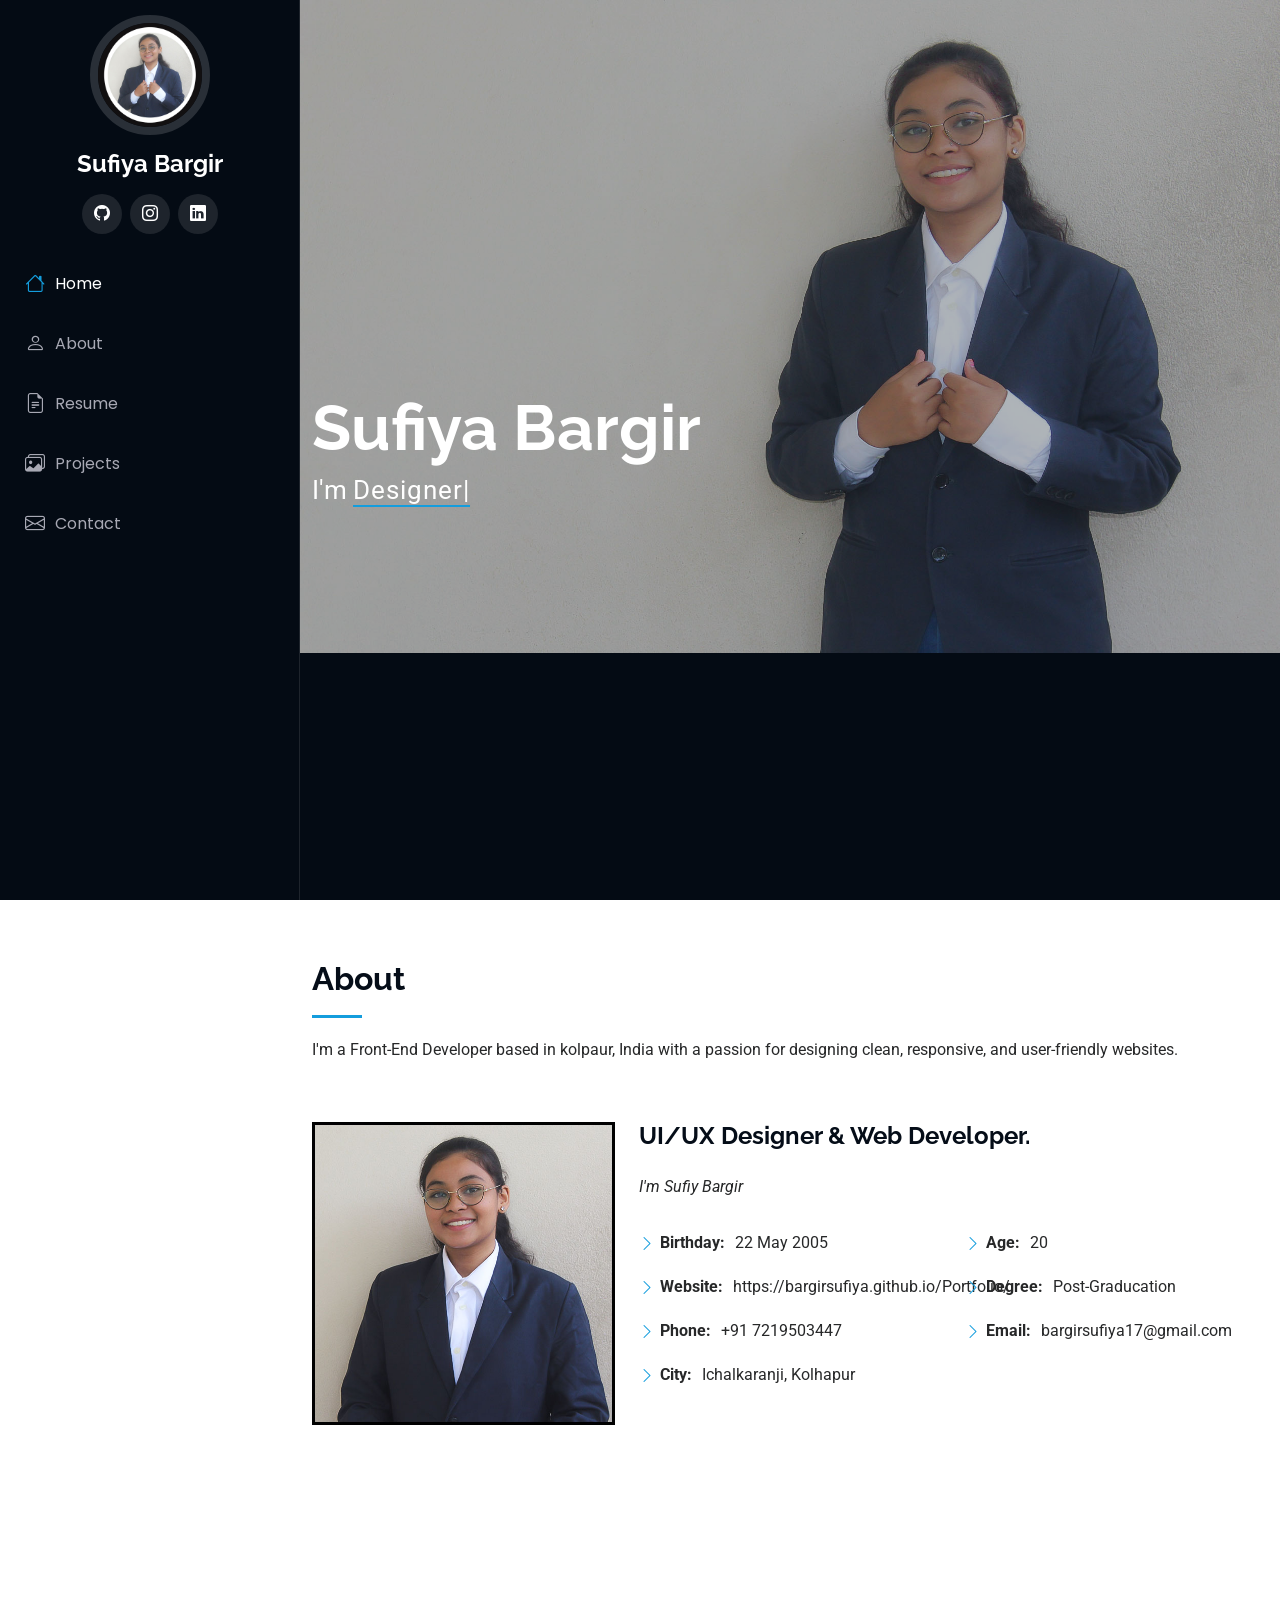
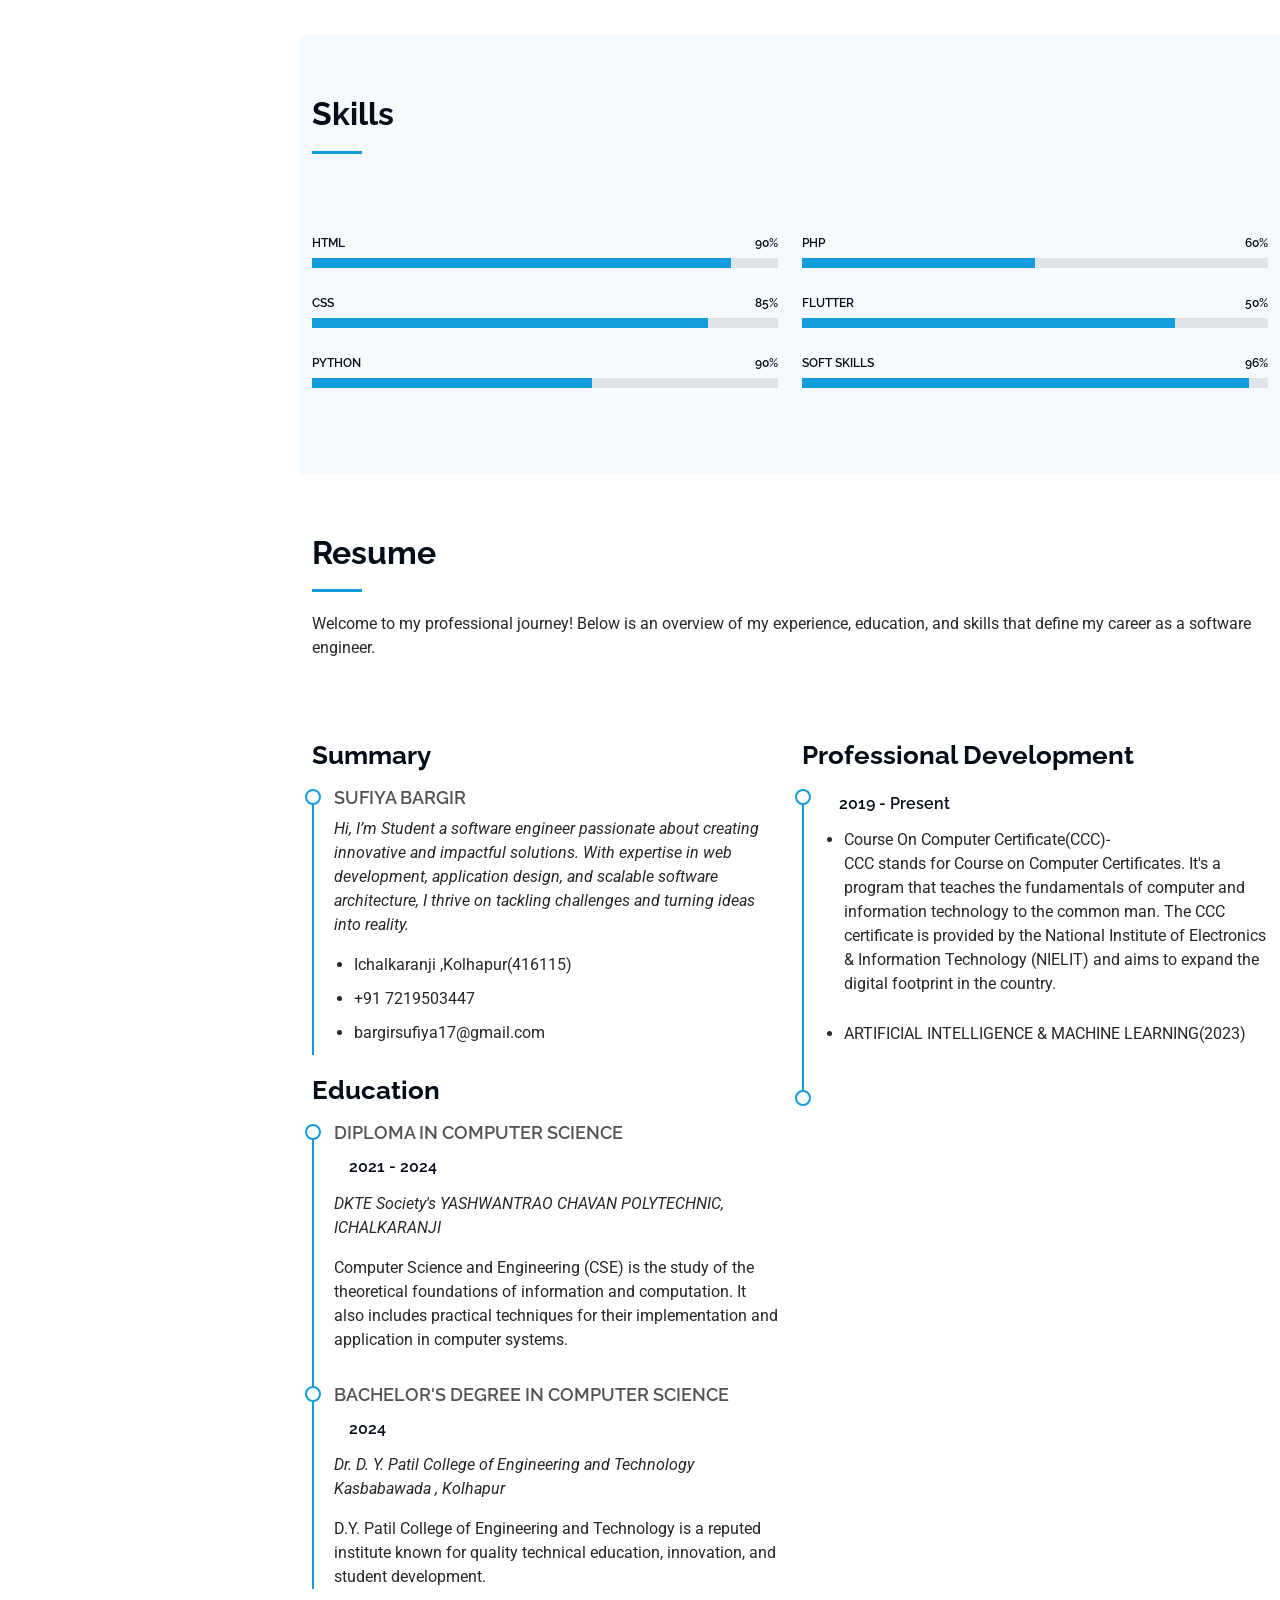
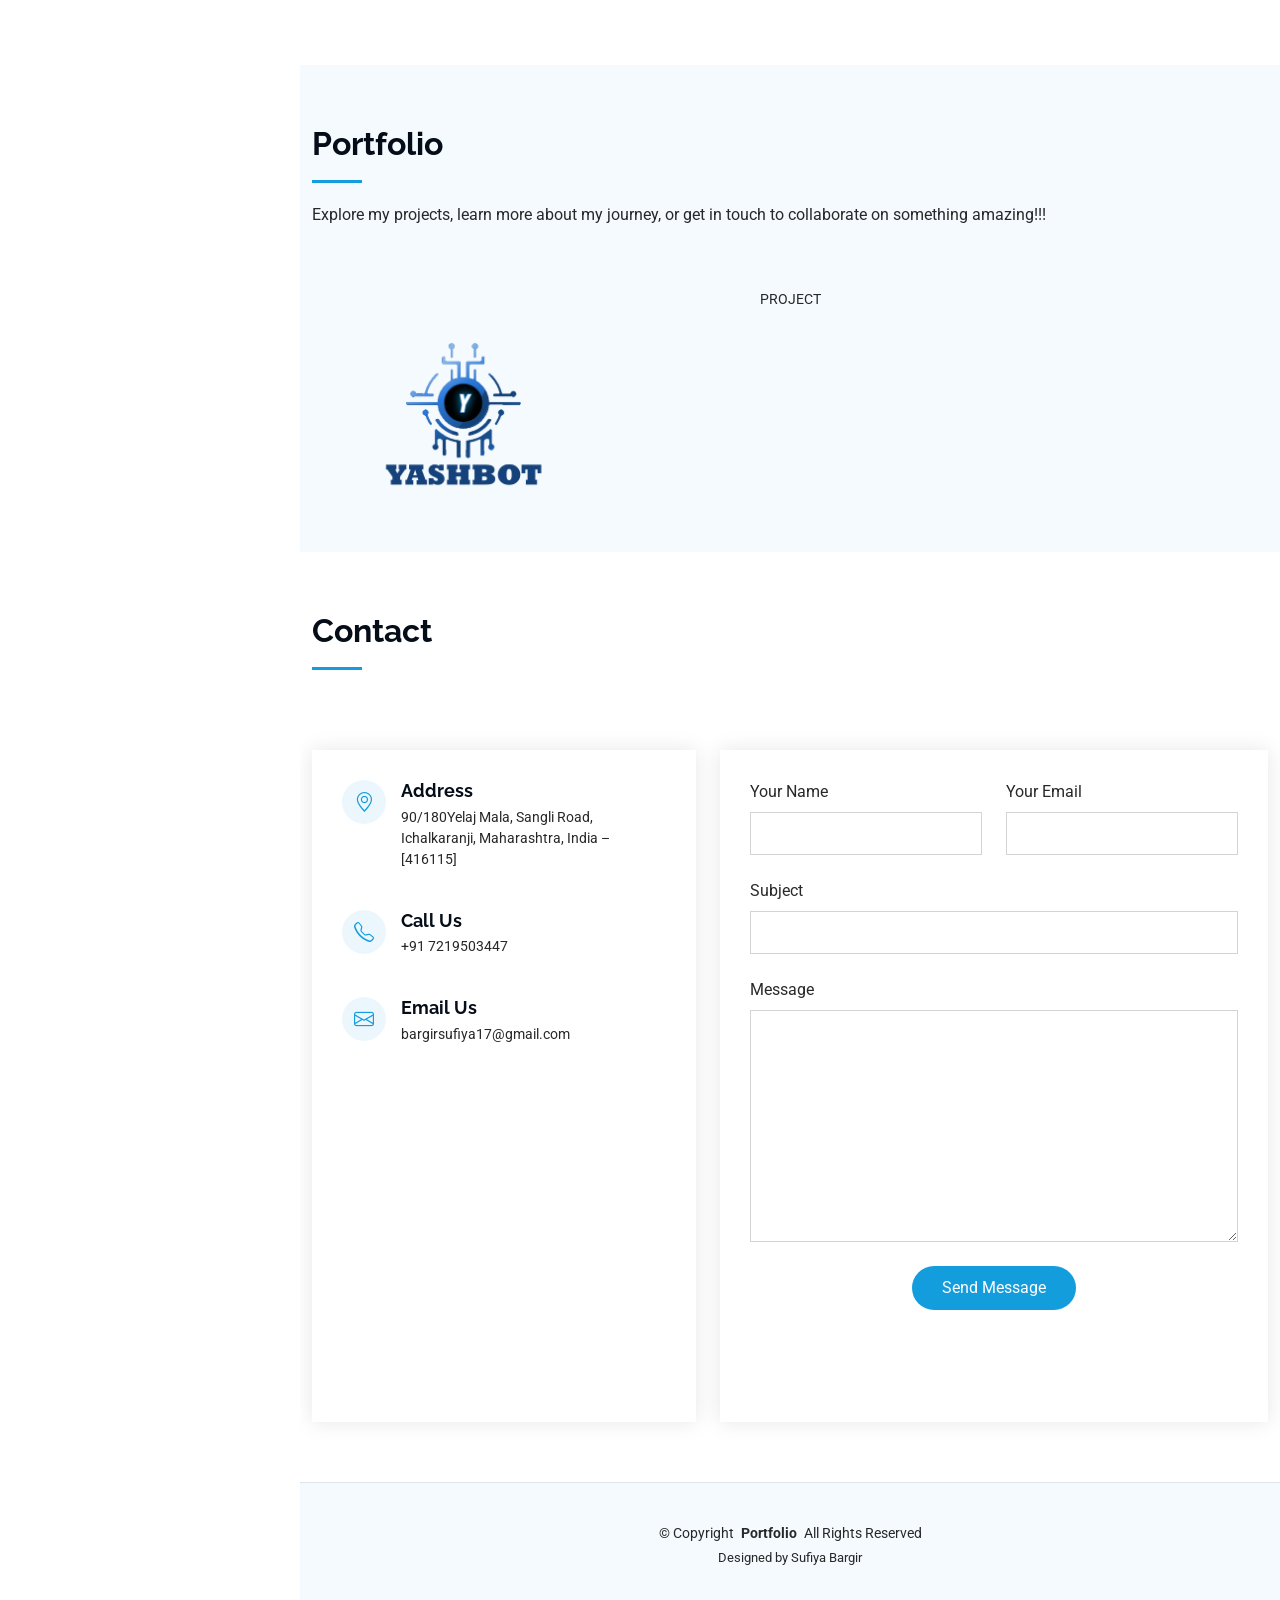
<file: index.html>
<!DOCTYPE html>
<html lang="en">

<head>
  <meta charset="utf-8">
  <meta content="width=device-width, initial-scale=1.0" name="viewport">
  <title>Sufiya Bargir Portfolio</title>
  <meta content="" name="description">
  <meta content="" name="keywords">

  <!-- Favicons -->
  <link href="assets/img/favicon.png" rel="icon">
  <link href="assets/img/apple-touch-icon.png" rel="apple-touch-icon">

  <!-- Fonts -->
  <link href="https://fonts.googleapis.com" rel="preconnect">
  <link href="https://fonts.gstatic.com" rel="preconnect" crossorigin>
  <link href="https://fonts.googleapis.com/css2?family=Roboto:ital,wght@0,100;0,300;0,400;0,500;0,700;0,900;1,100;1,300;1,400;1,500;1,700;1,900&family=Poppins:ital,wght@0,100;0,200;0,300;0,400;0,500;0,600;0,700;0,800;0,900;1,100;1,200;1,300;1,400;1,500;1,600;1,700;1,800;1,900&family=Raleway:ital,wght@0,100;0,200;0,300;0,400;0,500;0,600;0,700;0,800;0,900;1,100;1,200;1,300;1,400;1,500;1,600;1,700;1,800;1,900&display=swap" rel="stylesheet">

  <!-- Vendor CSS Files -->
  <link href="assets/vendor/bootstrap/css/bootstrap.min.css" rel="stylesheet">
  <link href="assets/vendor/bootstrap-icons/bootstrap-icons.css" rel="stylesheet">
  <link href="assets/vendor/aos/aos.css" rel="stylesheet">
  <link href="assets/vendor/glightbox/css/glightbox.min.css" rel="stylesheet">
  <link href="assets/vendor/swiper/swiper-bundle.min.css" rel="stylesheet">

  <!-- Main CSS File -->
  <link href="assets/css/main.css" rel="stylesheet">

  <!-- =======================================================
  * Template Name: iPortfolio
  * Template URL: https://bootstrapmade.com/iportfolio-bootstrap-portfolio-websites-template/
  * Updated: Jun 29 2024 with Bootstrap v5.3.3
  * Author: BootstrapMade.com
  * License: https://bootstrapmade.com/license/
  ======================================================== -->
</head>

<body class="index-page">

  <header id="header" class="header dark-background d-flex flex-column">
    <i class="header-toggle d-xl-none bi bi-list"></i>

    <div class="profile-img">
      <img src="assets/img/my-profile.jpg" alt="" class="img-fluid rounded-circle">
    </div>

    <a href="index.html" class="logo d-flex align-items-center justify-content-center">
      <!-- Uncomment the line below if you also wish to use an image logo -->
      <!-- <img src="assets/img/logo.png" alt=""> -->
      <h1 class="sitename">Sufiya Bargir</h1>
    </a>

    <div class="social-links text-center">
      <a href="https://github.com/bargirsufiya" class="github"><i class="bi bi-github"></i></a>
      <!-- <a href="#" class="facebook"><i class="bi bi-facebook"></i></a> -->
      <a href="https://www.instagram.com/sufiyabargir_/profilecard/?igsh=NGswZ3k3dTJ0empn" class="instagram"><i class="bi bi-instagram"></i></a>
      <!-- <a href="#" class="google-plus"><i class="bi bi-skype"></i></a> -->
      <a href="https://www.linkedin.com/in/sufiya-bargir-80b149271?utm_source=share&utm_campaign=share_via&utm_content=profile&utm_medium=android_app" class="linkedin"><i class="bi bi-linkedin"></i></a>
    </div>

    <nav id="navmenu" class="navmenu">
      <ul>
        <li><a href="#hero" class="active"><i class="bi bi-house navicon"></i>Home</a></li>
        <li><a href="#about"><i class="bi bi-person navicon"></i> About</a></li>
        <li><a href="#resume"><i class="bi bi-file-earmark-text navicon"></i> Resume</a></li>
        <li><a href="#portfolio"><i class="bi bi-images navicon"></i> Projects</a></li>
        <!-- <li><a href="#services"><i class="bi bi-hdd-stack navicon"></i> Services</a></li>
        <li class="dropdown"><a href="#"><i class="bi bi-menu-button navicon"></i> <span>Dropdown</span> <i class="bi bi-chevron-down toggle-dropdown"></i></a> -->
          <!-- <ul>
            <li><a href="#">Dropdown 1</a></li>
            <li class="dropdown"><a href="#"><span>Deep Dropdown</span> <i class="bi bi-chevron-down toggle-dropdown"></i></a>
              <ul>
                <li><a href="#">Deep Dropdown 1</a></li>
                <li><a href="#">Deep Dropdown 2</a></li>
                <li><a href="#">Deep Dropdown 3</a></li>
                <li><a href="#">Deep Dropdown 4</a></li>
                <li><a href="#">Deep Dropdown 5</a></li>
              </ul>
            </li>
            <li><a href="#">Dropdown 2</a></li>
            <li><a href="#">Dropdown 3</a></li>
            <li><a href="#">Dropdown 4</a></li>
          </ul> -->
        </li>
        <li><a href="#contact"><i class="bi bi-envelope navicon"></i> Contact</a></li>
      </ul>
    </nav>

  </header>

  <main class="main">

    <!-- Hero Section -->
    <section id="hero" class="hero section dark-background">

      <img src="assets/img/hero-bg.jpg" alt="" data-aos="fade-in" class="">

      <div class="container" data-aos="fade-up" data-aos-delay="100">
        <h2>Sufiya Bargir</h2>
        <p>I'm <span class="typed" data-typed-items="Designer, Developer, Freelancer, Photographer">Designer</span><span class="typed-cursor typed-cursor--blink" aria-hidden="true"></span><span class="typed-cursor typed-cursor--blink" aria-hidden="true"></span></p>
      </div>

    </section><!-- /Hero Section -->

    <!-- About Section -->
    <section id="about" class="about section">

      <!-- Section Title -->
      <div class="container section-title" data-aos="fade-up">
        <h2>About</h2>
        <p>I'm a Front-End Developer based in kolpaur, India with a passion for designing clean, responsive, and user-friendly websites.</p>
      </div><!-- End Section Title -->

      <div class="container" data-aos="fade-up" data-aos-delay="100">

        <div class="row gy-4 justify-content-center">
          <div class="col-lg-4">
            <img src="assets/img/my-profile-img.jpg" class="img-fluid" alt="">
          </div>
          <div class="col-lg-8 content">
            <h2>UI/UX Designer &amp; Web Developer.</h2>
            <p class="fst-italic py-3">
              I'm Sufiy Bargir
            </p>
            <div class="row">
              <div class="col-lg-6">
                <ul>
                  <li><i class="bi bi-chevron-right"></i> <strong>Birthday:</strong> <span>22 May 2005</span></li>
                  <li><i class="bi bi-chevron-right"></i> <strong>Website:</strong> <span>https://bargirsufiya.github.io/Portfolio/</span></li>
                  <li><i class="bi bi-chevron-right"></i> <strong>Phone:</strong> <span>+91 7219503447</span></li>
                  <li><i class="bi bi-chevron-right"></i> <strong>City:</strong> <span>Ichalkaranji, Kolhapur</span></li>
                </ul>
              </div>
              <div class="col-lg-6">
                <ul>
                  <li><i class="bi bi-chevron-right"></i> <strong>Age:</strong> <span>20</span></li>
                  <li><i class="bi bi-chevron-right"></i> <strong>Degree:</strong> <span>Post-Graducation</span></li>
                  <li><i class="bi bi-chevron-right"></i> <strong>Email:</strong> <span>bargirsufiya17@gmail.com</span></li>
                  <!-- <li><i class="bi bi-chevron-right"></i> <strong>Freelance:</strong> <span>Available</span></li> -->
                </ul>
              </div>
            </div>
            <p class="py-3">
              <!-- Officiis eligendi itaque labore et dolorum mollitia officiis optio vero. Quisquam sunt adipisci omnis et ut. Nulla accusantium dolor incidunt officia tempore. Et eius omnis.
              Cupiditate ut dicta maxime officiis quidem quia. Sed et consectetur qui quia repellendus itaque neque. -->
            </p>
          </div>
        </div>

      </div>

    </section><!-- /About Section -->

    <!-- Stats Section -->
    <section id="stats" class="stats section">

      <div class="container" data-aos="fade-up" data-aos-delay="100">

        <div class="row gy-4">

          <div class="col-lg-3 col-md-6">
            <!-- <div class="stats-item">
              <i class="bi bi-emoji-smile"></i>
              <span data-purecounter-start="0" data-purecounter-end="232" data-purecounter-duration="1" class="purecounter"></span>
              <p><strong>Happy Clients</strong> <span>consequuntur quae</span></p>
            </div> -->
          </div><!-- End Stats Item -->

          <div class="col-lg-3 col-md-6">
            <!-- <div class="stats-item">
              <i class="bi bi-journal-richtext"></i>
              <span data-purecounter-start="0" data-purecounter-end="521" data-purecounter-duration="1" class="purecounter"></span>
              <p><strong>Projects</strong> <span>adipisci atque cum quia aut</span></p>
            </div> -->
          </div><!-- End Stats Item -->

          <div class="col-lg-3 col-md-6">
            <!-- <div class="stats-item">
              <i class="bi bi-headset"></i>
              <span data-purecounter-start="0" data-purecounter-end="1453" data-purecounter-duration="1" class="purecounter"></span>
              <p><strong>Hours Of Support</strong> <span>aut commodi quaerat</span></p>
            </div> -->
          </div><!-- End Stats Item -->

          <div class="col-lg-3 col-md-6">
            <!-- <div class="stats-item">
              <i class="bi bi-people"></i>
              <span data-purecounter-start="0" data-purecounter-end="32" data-purecounter-duration="1" class="purecounter"></span>
              <p><strong>Hard Workers</strong> <span>rerum asperiores dolor</span></p>
            </div> -->
          </div><!-- End Stats Item -->

        </div>

      </div>

    </section><!-- /Stats Section -->

    <!-- Skills Section -->
    <section id="skills" class="skills section light-background">

      <!-- Section Title -->
      <div class="container section-title" data-aos="fade-up">
        <h2>Skills</h2>
        <!-- <p>Necessitatibus eius consequatur ex aliquid fuga eum quidem sint consectetur velit</p> -->
      </div><!-- End Section Title -->

      <div class="container" data-aos="fade-up" data-aos-delay="100">

        <div class="row skills-content skills-animation">

          <div class="col-lg-6">

            <div class="progress">
              <span class="skill"><span>HTML</span> <i class="val">90%</i></span>
              <div class="progress-bar-wrap">
                <div class="progress-bar" role="progressbar" aria-valuenow="90" aria-valuemin="0" aria-valuemax="100"></div>
              </div>
            </div><!-- End Skills Item -->

            <div class="progress">
              <span class="skill"><span>CSS</span> <i class="val">85%</i></span>
              <div class="progress-bar-wrap">
                <div class="progress-bar" role="progressbar" aria-valuenow="85" aria-valuemin="0" aria-valuemax="100"></div>
              </div>
            </div><!-- End Skills Item -->

            <div class="progress">
              <span class="skill"><span>Python</span> <i class="val">90%</i></span>
              <div class="progress-bar-wrap">
                <div class="progress-bar" role="progressbar" aria-valuenow="60" aria-valuemin="0" aria-valuemax="100"></div>
              </div>
            </div><!-- End Skills Item -->

          </div>

          <div class="col-lg-6">

            <div class="progress">
              <span class="skill"><span>PHP</span> <i class="val">60%</i></span>
              <div class="progress-bar-wrap">
                <div class="progress-bar" role="progressbar" aria-valuenow="50" aria-valuemin="0" aria-valuemax="100"></div>
              </div>
            </div><!-- End Skills Item -->

            <div class="progress">
              <span class="skill"><span>Flutter</span> <i class="val">50%</i></span>
              <div class="progress-bar-wrap">
                <div class="progress-bar" role="progressbar" aria-valuenow="80" aria-valuemin="0" aria-valuemax="100"></div>
              </div>
            </div><!-- End Skills Item -->

            <div class="progress">
              <span class="skill"><span>Soft Skills</span> <i class="val">96%</i></span>
              <div class="progress-bar-wrap">
                <div class="progress-bar" role="progressbar" aria-valuenow="96" aria-valuemin="0" aria-valuemax="100"></div>
              </div>

            </div><!-- End Skills Item -->

          </div>

        </div>

      </div>

    </section><!-- /Skills Section -->

    <!-- Resume Section -->
    <section id="resume" class="resume section">

      <!-- Section Title -->
      <div class="container section-title" data-aos="fade-up">
        <h2>Resume</h2>
        <p>Welcome to my professional journey! Below is an overview of my experience, education, and skills that define my career as a software engineer.</p>
      </div><!-- End Section Title -->

      <div class="container">

        <div class="row">

          <div class="col-lg-6" data-aos="fade-up" data-aos-delay="100">
            <h3 class="resume-title">Summary</h3>

            <div class="resume-item pb-0">
              <h4>Sufiya Bargir</h4>
              <p><em>Hi, I’m Student a software engineer passionate about creating innovative and impactful solutions. With expertise in web development, application design, and scalable software architecture, I thrive on tackling challenges and turning ideas into reality.
              </em></p>
              <ul>
                <li>Ichalkaranji ,Kolhapur(416115)</li>
                <li>+91 7219503447</li>
                <li>bargirsufiya17@gmail.com</li>
              </ul>
            </div><!-- Edn Resume Item -->

            <h3 class="resume-title">Education</h3>
            <div class="resume-item">
              <h4>Diploma In Computer Science</h4>
              <h5>2021 - 2024</h5>
              <p><em>DKTE Society's YASHWANTRAO CHAVAN POLYTECHNIC, ICHALKARANJI</em></p>
              <p> Computer Science and Engineering (CSE) is the study of the theoretical foundations of information and computation. It also includes practical techniques for their implementation and application in computer systems.</p>
            </div><!-- Edn Resume Item -->

            <div class="resume-item">
              <h4>Bachelor's Degree In Computer Science</h4>
              <h5>2024 </h5>
              <p><em>Dr. D. Y. Patil College of Engineering and Technology Kasbabawada , Kolhapur</em></p>
              <p>D.Y. Patil College of Engineering and Technology is a reputed institute known for quality technical education, innovation, and student development. </p>
            </div><!-- Edn Resume Item -->

          </div>

          <div class="col-lg-6" data-aos="fade-up" data-aos-delay="200">
            <h3 class="resume-title">Professional Development</h3>
            <div class="resume-item">
              <!-- <h4>Senior graphic design specialist</h4> -->
              <h5>2019 - Present</h5>
              <!-- <p><em>Experion, New York, NY </em></p> -->
              <ul>
                <li>Course On Computer Certificate(CCC)-
                  <p>CCC stands for Course on Computer Certificates. It's a program that teaches the fundamentals of computer and information technology to the common man. The CCC certificate is provided by the National Institute of Electronics & Information Technology (NIELIT) and aims to expand the digital footprint in the country.</p></li>
                <li>ARTIFICIAL INTELLIGENCE & MACHINE LEARNING(2023)</li>
              </ul>
            </div><!-- Edn Resume Item -->

            <div class="resume-item">
              <!-- <h4>Graphic design specialist</h4>
              <h5>2017 - 2018</h5>
              <p><em>Stepping Stone Advertising, New York, NY</em></p>
              <ul>
                <li>Developed numerous marketing programs (logos, brochures,infographics, presentations, and advertisements).</li>
                <li>Managed up to 5 projects or tasks at a given time while under pressure</li>
                <li>Recommended and consulted with clients on the most appropriate graphic design</li>
                <li>Created 4+ design presentations and proposals a month for clients and account managers</li>
              </ul> -->
            </div><!-- Edn Resume Item -->

          </div>

        </div>

      </div>

    </section><!-- /Resume Section -->

    <!-- Portfolio Section -->
    <section id="portfolio" class="portfolio section light-background">

      <!-- Section Title -->
      <div class="container section-title" data-aos="fade-up">
        <h2>Portfolio</h2>
        <p>Explore my projects, learn more about my journey, or get in touch to collaborate on something amazing!!!</p>
      </div><!-- End Section Title -->

      <div class="container">

        <div class="isotope-layout" data-default-filter="*" data-layout="masonry" data-sort="original-order">

          <ul class="portfolio-filters isotope-filters" data-aos="fade-up" data-aos-delay="100">
            <!-- <li data-filter="*" class="filter-active">All</li>
            <li data-filter=".filter-app">App</li> -->
            <li data-filter=".filter-product">Project</li>
            <!-- <li data-filter=".filter-branding">Branding</li>
            <li data-filter=".filter-books">Books</li> -->
          </ul><!-- End Portfolio Filters -->

          <div class="row gy-4 isotope-container" data-aos="fade-up" data-aos-delay="200">

            <div class="col-lg-4 col-md-6 portfolio-item isotope-item filter-app">
              <div class="portfolio-content h-100">
                <img src="assets/img/portfolio/app-1.png" class="img-fluid" alt="">
                <div class="portfolio-info">
                  <h4>Website</h4>
                  <p>College Level Chatbot(YASHBOT)</p>
                  <a href="assets/img/portfolio/app-1.png" title="App 1" data-gallery="portfolio-gallery-app" class="glightbox preview-link"><i class="bi bi-zoom-in"></i></a>
                  <a href="portfolio-details.html" title="More Details" class="details-link"><i class="bi bi-link-45deg"></i></a>
                </div>
              </div>
            </div><!-- End Portfolio Item -->

            <!-- <div class="col-lg-4 col-md-6 portfolio-item isotope-item filter-product">
              <div class="portfolio-content h-100">
                <img src="assets/img/portfolio/product-1.jpg" class="img-fluid" alt="">
                <div class="portfolio-info">
                  <h4>Product 1</h4>
                  <p>Lorem ipsum, dolor sit amet consectetur</p>
                  <a href="assets/img/portfolio/product-1.jpg" title="Product 1" data-gallery="portfolio-gallery-product" class="glightbox preview-link"><i class="bi bi-zoom-in"></i></a>
                  <a href="portfolio-details.html" title="More Details" class="details-link"><i class="bi bi-link-45deg"></i></a>
                </div>
              </div> -->
            </div><!-- End Portfolio Item -->

            <!-- <div class="col-lg-4 col-md-6 portfolio-item isotope-item filter-branding">
              <div class="portfolio-content h-100">
                <img src="assets/img/portfolio/branding-1.jpg" class="img-fluid" alt="">
                <div class="portfolio-info">
                  <h4>Branding 1</h4>
                  <p>Lorem ipsum, dolor sit amet consectetur</p>
                  <a href="assets/img/portfolio/branding-1.jpg" title="Branding 1" data-gallery="portfolio-gallery-branding" class="glightbox preview-link"><i class="bi bi-zoom-in"></i></a>
                  <a href="portfolio-details.html" title="More Details" class="details-link"><i class="bi bi-link-45deg"></i></a>
                </div>
              </div> -->
            </div><!-- End Portfolio Item -->

            <!-- <div class="col-lg-4 col-md-6 portfolio-item isotope-item filter-books">
              <div class="portfolio-content h-100">
                <img src="assets/img/portfolio/books-1.jpg" class="img-fluid" alt="">
                <div class="portfolio-info">
                  <h4>Books 1</h4>
                  <p>Lorem ipsum, dolor sit amet consectetur</p>
                  <a href="assets/img/portfolio/books-1.jpg" title="Branding 1" data-gallery="portfolio-gallery-book" class="glightbox preview-link"><i class="bi bi-zoom-in"></i></a>
                  <a href="portfolio-details.html" title="More Details" class="details-link"><i class="bi bi-link-45deg"></i></a>
                </div>
              </div> -->
            </div><!-- End Portfolio Item -->

            <!-- <div class="col-lg-4 col-md-6 portfolio-item isotope-item filter-app">
              <div class="portfolio-content h-100">
                <img src="assets/img/portfolio/app-2.jpg" class="img-fluid" alt="">
                <div class="portfolio-info">
                  <h4>App 2</h4>
                  <p>Lorem ipsum, dolor sit amet consectetur</p>
                  <a href="assets/img/portfolio/app-2.jpg" title="App 2" data-gallery="portfolio-gallery-app" class="glightbox preview-link"><i class="bi bi-zoom-in"></i></a>
                  <a href="portfolio-details.html" title="More Details" class="details-link"><i class="bi bi-link-45deg"></i></a>
                </div>
              </div> -->
            </div><!-- End Portfolio Item -->

            <!-- <div class="col-lg-4 col-md-6 portfolio-item isotope-item filter-product">
              <div class="portfolio-content h-100">
                <img src="assets/img/portfolio/product-2.jpg" class="img-fluid" alt="">
                <div class="portfolio-info">
                  <h4>Product 2</h4>
                  <p>Lorem ipsum, dolor sit amet consectetur</p>
                  <a href="assets/img/portfolio/product-2.jpg" title="Product 2" data-gallery="portfolio-gallery-product" class="glightbox preview-link"><i class="bi bi-zoom-in"></i></a>
                  <a href="portfolio-details.html" title="More Details" class="details-link"><i class="bi bi-link-45deg"></i></a>
                </div>
              </div> -->
            </div><!-- End Portfolio Item -->

            <!-- <div class="col-lg-4 col-md-6 portfolio-item isotope-item filter-branding">
              <div class="portfolio-content h-100">
                <img src="assets/img/portfolio/branding-2.jpg" class="img-fluid" alt="">
                <div class="portfolio-info">
                  <h4>Branding 2</h4>
                  <p>Lorem ipsum, dolor sit amet consectetur</p>
                  <a href="assets/img/portfolio/branding-2.jpg" title="Branding 2" data-gallery="portfolio-gallery-branding" class="glightbox preview-link"><i class="bi bi-zoom-in"></i></a>
                  <a href="portfolio-details.html" title="More Details" class="details-link"><i class="bi bi-link-45deg"></i></a>
                </div>
              </div> -->
            </div><!-- End Portfolio Item -->

            <!-- <div class="col-lg-4 col-md-6 portfolio-item isotope-item filter-books">
              <div class="portfolio-content h-100">
                <img src="assets/img/portfolio/books-2.jpg" class="img-fluid" alt="">
                <div class="portfolio-info">
                  <h4>Books 2</h4>
                  <p>Lorem ipsum, dolor sit amet consectetur</p>
                  <a href="assets/img/portfolio/books-2.jpg" title="Branding 2" data-gallery="portfolio-gallery-book" class="glightbox preview-link"><i class="bi bi-zoom-in"></i></a>
                  <a href="portfolio-details.html" title="More Details" class="details-link"><i class="bi bi-link-45deg"></i></a>
                </div>
              </div> -->
            </div><!-- End Portfolio Item -->

            <!-- <div class="col-lg-4 col-md-6 portfolio-item isotope-item filter-app">
              <div class="portfolio-content h-100">
                <img src="assets/img/portfolio/app-3.jpg" class="img-fluid" alt="">
                <div class="portfolio-info">
                  <h4>App 3</h4>
                  <p>Lorem ipsum, dolor sit amet consectetur</p>
                  <a href="assets/img/portfolio/app-3.jpg" title="App 3" data-gallery="portfolio-gallery-app" class="glightbox preview-link"><i class="bi bi-zoom-in"></i></a>
                  <a href="portfolio-details.html" title="More Details" class="details-link"><i class="bi bi-link-45deg"></i></a>
                </div>
              </div> -->
            </div><!-- End Portfolio Item -->

            <!-- <div class="col-lg-4 col-md-6 portfolio-item isotope-item filter-product">
              <div class="portfolio-content h-100">
                <img src="assets/img/portfolio/product-3.jpg" class="img-fluid" alt="">
                <div class="portfolio-info">
                  <h4>Product 3</h4>
                  <p>Lorem ipsum, dolor sit amet consectetur</p>
                  <a href="assets/img/portfolio/product-3.jpg" title="Product 3" data-gallery="portfolio-gallery-product" class="glightbox preview-link"><i class="bi bi-zoom-in"></i></a>
                  <a href="portfolio-details.html" title="More Details" class="details-link"><i class="bi bi-link-45deg"></i></a>
                </div>
              </div> -->
            </div><!-- End Portfolio Item -->

            <!-- <div class="col-lg-4 col-md-6 portfolio-item isotope-item filter-branding">
              <div class="portfolio-content h-100">
                <img src="assets/img/portfolio/branding-3.jpg" class="img-fluid" alt="">
                <div class="portfolio-info">
                  <h4>Branding 3</h4>
                  <p>Lorem ipsum, dolor sit amet consectetur</p>
                  <a href="assets/img/portfolio/branding-3.jpg" title="Branding 2" data-gallery="portfolio-gallery-branding" class="glightbox preview-link"><i class="bi bi-zoom-in"></i></a>
                  <a href="portfolio-details.html" title="More Details" class="details-link"><i class="bi bi-link-45deg"></i></a>
                </div>
              </div> -->
            </div><!-- End Portfolio Item -->

            <!-- <div class="col-lg-4 col-md-6 portfolio-item isotope-item filter-books">
              <div class="portfolio-content h-100">
                <img src="assets/img/portfolio/books-3.jpg" class="img-fluid" alt="">
                <div class="portfolio-info">
                  <h4>Books 3</h4>
                  <p>Lorem ipsum, dolor sit amet consectetur</p>
                  <a href="assets/img/portfolio/books-3.jpg" title="Branding 3" data-gallery="portfolio-gallery-book" class="glightbox preview-link"><i class="bi bi-zoom-in"></i></a>
                  <a href="portfolio-details.html" title="More Details" class="details-link"><i class="bi bi-link-45deg"></i></a>
                </div> -->
              <!-- </div> -->
            </div><!-- End Portfolio Item -->

          </div><!-- End Portfolio Container -->

        </div>

      </div>

    </section><!-- /Portfolio Section -->

    <!-- Services Section -->
    <!-- <section id="services" class="services section">

      
      <div class="container section-title" data-aos="fade-up">
        <h2>Services</h2>
        <p>Magnam dolores commodi suscipit. Necessitatibus eius consequatur ex aliquid fuga eum quidem. Sit sint consectetur velit. Quisquam quos quisquam cupiditate. Et nemo qui impedit suscipit alias ea. Quia fugiat sit in iste officiis commodi quidem hic quas.</p>
      </div>

      <div class="container">

        <div class="row gy-4">

          <div class="col-lg-4 col-md-6 service-item d-flex" data-aos="fade-up" data-aos-delay="100">
            <div class="icon flex-shrink-0"><i class="bi bi-briefcase"></i></div>
            <div>
              <h4 class="title"><a href="service-details.html" class="stretched-link">Lorem Ipsum</a></h4>
              <p class="description">Voluptatum deleniti atque corrupti quos dolores et quas molestias excepturi sint occaecati cupiditate non provident</p>
            </div>
          </div>
          

          <div class="col-lg-4 col-md-6 service-item d-flex" data-aos="fade-up" data-aos-delay="200">
            <div class="icon flex-shrink-0"><i class="bi bi-card-checklist"></i></div>
            <div>
              <h4 class="title"><a href="service-details.html" class="stretched-link">Dolor Sitema</a></h4>
              <p class="description">Minim veniam, quis nostrud exercitation ullamco laboris nisi ut aliquip ex ea commodo consequat tarad limino ata</p>
            </div>
          </div>

          <div class="col-lg-4 col-md-6 service-item d-flex" data-aos="fade-up" data-aos-delay="300">
            <div class="icon flex-shrink-0"><i class="bi bi-bar-chart"></i></div>
            <div>
              <h4 class="title"><a href="service-details.html" class="stretched-link">Sed ut perspiciatis</a></h4>
              <p class="description">Duis aute irure dolor in reprehenderit in voluptate velit esse cillum dolore eu fugiat nulla pariatur</p>
            </div>
          </div>

          <div class="col-lg-4 col-md-6 service-item d-flex" data-aos="fade-up" data-aos-delay="400">
            <div class="icon flex-shrink-0"><i class="bi bi-binoculars"></i></div>
            <div>
              <h4 class="title"><a href="service-details.html" class="stretched-link">Magni Dolores</a></h4>
              <p class="description">Excepteur sint occaecat cupidatat non proident, sunt in culpa qui officia deserunt mollit anim id est laborum</p>
            </div>
          </div>

          <div class="col-lg-4 col-md-6 service-item d-flex" data-aos="fade-up" data-aos-delay="500">
            <div class="icon flex-shrink-0"><i class="bi bi-brightness-high"></i></div>
            <div>
              <h4 class="title"><a href="service-details.html" class="stretched-link">Nemo Enim</a></h4>
              <p class="description">At vero eos et accusamus et iusto odio dignissimos ducimus qui blanditiis praesentium voluptatum deleniti atque</p>
            </div>
          </div>

          <div class="col-lg-4 col-md-6 service-item d-flex" data-aos="fade-up" data-aos-delay="600">
            <div class="icon flex-shrink-0"><i class="bi bi-calendar4-week"></i></div>
            <div>
              <h4 class="title"><a href="service-details.html" class="stretched-link">Eiusmod Tempor</a></h4>
              <p class="description">Et harum quidem rerum facilis est et expedita distinctio. Nam libero tempore, cum soluta nobis est eligendi</p>
            </div>
          </div>

        </div>

      </div>

    </section>/Services Section -->

    <!-- Testimonials Section -->
    <!-- <section id="testimonials" class="testimonials section light-background"> -->

      <!-- Section Title -->
      <!-- <div class="container section-title" data-aos="fade-up">
        <h2>Testimonials</h2>
        <p>Necessitatibus eius consequatur ex aliquid fuga eum quidem sint consectetur velit</p>
      </div>End Section Title -->

      <!-- <div class="container" data-aos="fade-up" data-aos-delay="100">

        <div class="swiper init-swiper">
          <script type="application/json" class="swiper-config">
            {
              "loop": true,
              "speed": 600,
              "autoplay": {
                "delay": 5000
              },
              "slidesPerView": "auto",
              "pagination": {
                "el": ".swiper-pagination",
                "type": "bullets",
                "clickable": true
              },
              "breakpoints": {
                "320": {
                  "slidesPerView": 1,
                  "spaceBetween": 40
                },
                "1200": {
                  "slidesPerView": 3,
                  "spaceBetween": 1
                }
              }
            }
          </script>
          <div class="swiper-wrapper">

            <div class="swiper-slide">
              <div class="testimonial-item">
                <p>
                  <i class="bi bi-quote quote-icon-left"></i>
                  <span>Proin iaculis purus consequat sem cure digni ssim donec porttitora entum suscipit rhoncus. Accusantium quam, ultricies eget id, aliquam eget nibh et. Maecen aliquam, risus at semper.</span>
                  <i class="bi bi-quote quote-icon-right"></i>
                </p>
                <img src="assets/img/testimonials/testimonials-1.jpg" class="testimonial-img" alt="">
                <h3>Saul Goodman</h3>
                <h4>Ceo &amp; Founder</h4>
              </div> -->
            <!-- </div>End testimonial item -->
<!-- 
            <div class="swiper-slide">
              <div class="testimonial-item">
                <p>
                  <i class="bi bi-quote quote-icon-left"></i>
                  <span>Export tempor illum tamen malis malis eram quae irure esse labore quem cillum quid malis quorum velit fore eram velit sunt aliqua noster fugiat irure amet legam anim culpa.</span>
                  <i class="bi bi-quote quote-icon-right"></i>
                </p>
                <img src="assets/img/testimonials/testimonials-2.jpg" class="testimonial-img" alt="">
                <h3>Sara Wilsson</h3>
                <h4>Designer</h4>
              </div>
            </div>End testimonial item -->
<!-- 
            <div class="swiper-slide">
              <div class="testimonial-item">
                <p>
                  <i class="bi bi-quote quote-icon-left"></i>
                  <span>Enim nisi quem export duis labore cillum quae magna enim sint quorum nulla quem veniam duis minim tempor labore quem eram duis noster aute amet eram fore quis sint minim.</span>
                  <i class="bi bi-quote quote-icon-right"></i>
                </p>
                <img src="assets/img/testimonials/testimonials-3.jpg" class="testimonial-img" alt="">
                <h3>Jena Karlis</h3>
                <h4>Store Owner</h4>
              </div>
            </div>End testimonial item -->

            <!-- <div class="swiper-slide">
              <div class="testimonial-item">
                <p>
                  <i class="bi bi-quote quote-icon-left"></i>
                  <span>Fugiat enim eram quae cillum dolore dolor amet nulla culpa multos export minim fugiat dolor enim duis veniam ipsum anim magna sunt elit fore quem dolore labore illum veniam.</span>
                  <i class="bi bi-quote quote-icon-right"></i>
                </p>
                <img src="assets/img/testimonials/testimonials-4.jpg" class="testimonial-img" alt="">
                <h3>Matt Brandon</h3>
                <h4>Freelancer</h4>
              </div>
            </div>End testimonial item -->

            <!-- <div class="swiper-slide">
              <div class="testimonial-item">
                <p>
                  <i class="bi bi-quote quote-icon-left"></i>
                  <span>Quis quorum aliqua sint quem legam fore sunt eram irure aliqua veniam tempor noster veniam sunt culpa nulla illum cillum fugiat legam esse veniam culpa fore nisi cillum quid.</span>
                  <i class="bi bi-quote quote-icon-right"></i>
                </p>
                <img src="assets/img/testimonials/testimonials-5.jpg" class="testimonial-img" alt="">
                <h3>John Larson</h3>
                <h4>Entrepreneur</h4>
              </div>
            </div>End testimonial item -->

          <!-- </div>
          <div class="swiper-pagination"></div>
        </div>

      </div>

    </section>/Testimonials Section -->

    <!-- Contact Section -->
    <section id="contact" class="contact section">

      <!-- Section Title -->
      <div class="container section-title" data-aos="fade-up">
        <h2>Contact</h2>
        <!-- <p>Necessitatibus eius consequatur ex aliquid fuga eum quidem sint consectetur velit</p> -->
      </div><!-- End Section Title -->

      <div class="container" data-aos="fade-up" data-aos-delay="100">

        <div class="row gy-4">

          <div class="col-lg-5">

            <div class="info-wrap">
              <div class="info-item d-flex" data-aos="fade-up" data-aos-delay="200">
                <i class="bi bi-geo-alt flex-shrink-0"></i>
                <div>
                  <h3>Address</h3>
                  <p>90/180Yelaj Mala, Sangli Road, Ichalkaranji, Maharashtra, India – [416115]</p>
                </div>
              </div><!-- End Info Item -->

              <div class="info-item d-flex" data-aos="fade-up" data-aos-delay="300">
                <i class="bi bi-telephone flex-shrink-0"></i>
                <div>
                  <h3>Call Us</h3>
                  <p>+91 7219503447</p>
                </div>
              </div><!-- End Info Item -->

              <div class="info-item d-flex" data-aos="fade-up" data-aos-delay="400">
                <i class="bi bi-envelope flex-shrink-0"></i>
                <div>
                  <h3>Email Us</h3>
                  <p>bargirsufiya17@gmail.com</p>
                </div>
              </div><!-- End Info Item -->

              <iframe src="https://www.google.com/maps/embed?pb=!1m14!1m12!1m3!1d207.82074260453174!2d74.4749088!3d16.6897136!2m3!1f0!2f0!3f0!3m2!1i1024!2i768!4f13.1!5e0!3m2!1sen!2sin!4v1714532532000!5m2!1sen!2sin" width="400" height="300" style="border:0;" allowfullscreen="" loading="lazy" referrerpolicy="no-referrer-when-downgrade"></iframe>

            </div>
          </div>

          <div class="col-lg-7">
            <form action="forms/contact.php" method="post" class="php-email-form" data-aos="fade-up" data-aos-delay="200">
              <div class="row gy-4">

                <div class="col-md-6">
                  <label for="name-field" class="pb-2">Your Name</label>
                  <input type="text" name="name" id="name-field" class="form-control" required="">
                </div>

                <div class="col-md-6">
                  <label for="email-field" class="pb-2">Your Email</label>
                  <input type="email" class="form-control" name="email" id="email-field" required="">
                </div>

                <div class="col-md-12">
                  <label for="subject-field" class="pb-2">Subject</label>
                  <input type="text" class="form-control" name="subject" id="subject-field" required="">
                </div>

                <div class="col-md-12">
                  <label for="message-field" class="pb-2">Message</label>
                  <textarea class="form-control" name="message" rows="10" id="message-field" required=""></textarea>
                </div>

                <div class="col-md-12 text-center">
                  <div class="loading">Loading</div>
                  <div class="error-message"></div>
                  <div class="sent-message">Your message has been sent. Thank you!</div>

                  <button type="submit">Send Message</button>
                </div>

              </div>
            </form>
          </div><!-- End Contact Form -->

        </div>

      </div>

    </section><!-- /Contact Section -->

  </main>

  <footer id="footer" class="footer position-relative light-background">

    <div class="container">
      <div class="copyright text-center ">
        <p>© <span>Copyright</span> <strong class="px-1 sitename">Portfolio</strong> <span>All Rights Reserved</span></p>
      </div>
      <div class="credits">
        <!-- All the links in the footer should remain intact. -->
        <!-- You can delete the links only if you've purchased the pro version. -->
        <!-- Licensing information: https://bootstrapmade.com/license/ -->
        <!-- Purchase the pro version with working PHP/AJAX contact form: [buy-url] -->
        Designed by Sufiya Bargir
      </div>
    </div>

  </footer>

  <!-- Scroll Top -->
  <a href="#" id="scroll-top" class="scroll-top d-flex align-items-center justify-content-center"><i class="bi bi-arrow-up-short"></i></a>

  <!-- Preloader -->
  <div id="preloader"></div>

  <!-- Vendor JS Files -->
  <script src="assets/vendor/bootstrap/js/bootstrap.bundle.min.js"></script>
  <script src="assets/vendor/php-email-form/validate.js"></script>
  <script src="assets/vendor/aos/aos.js"></script>
  <script src="assets/vendor/typed.js/typed.umd.js"></script>
  <script src="assets/vendor/purecounter/purecounter_vanilla.js"></script>
  <script src="assets/vendor/waypoints/noframework.waypoints.js"></script>
  <script src="assets/vendor/glightbox/js/glightbox.min.js"></script>
  <script src="assets/vendor/imagesloaded/imagesloaded.pkgd.min.js"></script>
  <script src="assets/vendor/isotope-layout/isotope.pkgd.min.js"></script>
  <script src="assets/vendor/swiper/swiper-bundle.min.js"></script>

  <!-- Main JS File -->
  <script src="assets/js/main.js"></script>

</body>

</html>
</file>
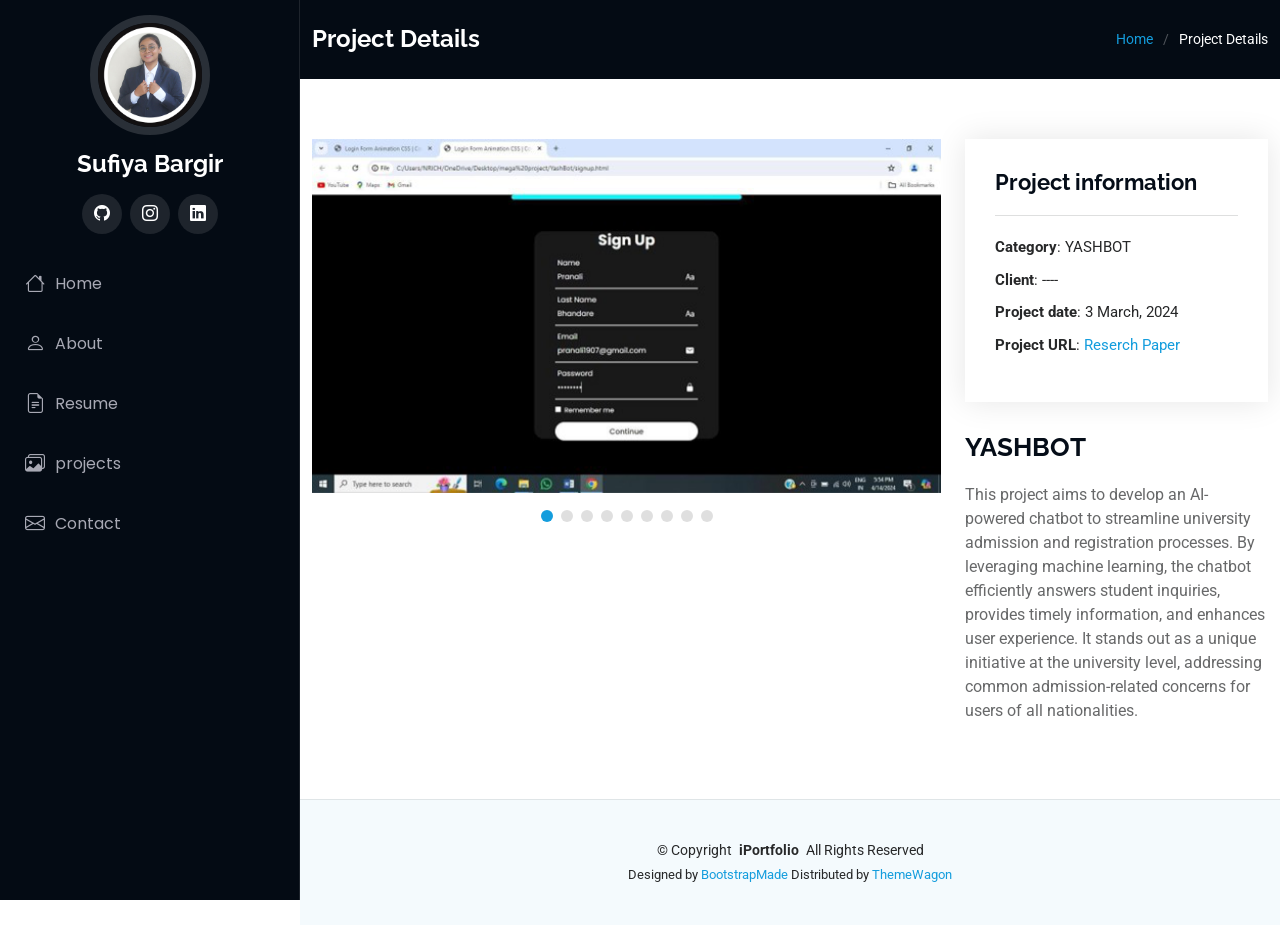
<file: portfolio-details.html>
<!DOCTYPE html>
<html lang="en">

<head>
  <meta charset="utf-8">
  <meta content="width=device-width, initial-scale=1.0" name="viewport">
  <title>Sufiya Portfolio</title>
  <meta content="" name="description">
  <meta content="" name="keywords">

  <!-- Favicons -->
  <link href="assets/img/favicon.png" rel="icon">
  <link href="assets/img/favicon.png" rel="apple-touch-icon">

  <!-- Fonts -->
  <link href="https://fonts.googleapis.com" rel="preconnect">
  <link href="https://fonts.gstatic.com" rel="preconnect" crossorigin>
  <link href="https://fonts.googleapis.com/css2?family=Roboto:ital,wght@0,100;0,300;0,400;0,500;0,700;0,900;1,100;1,300;1,400;1,500;1,700;1,900&family=Poppins:ital,wght@0,100;0,200;0,300;0,400;0,500;0,600;0,700;0,800;0,900;1,100;1,200;1,300;1,400;1,500;1,600;1,700;1,800;1,900&family=Raleway:ital,wght@0,100;0,200;0,300;0,400;0,500;0,600;0,700;0,800;0,900;1,100;1,200;1,300;1,400;1,500;1,600;1,700;1,800;1,900&display=swap" rel="stylesheet">

  <!-- Vendor CSS Files -->
  <link href="assets/vendor/bootstrap/css/bootstrap.min.css" rel="stylesheet">
  <link href="assets/vendor/bootstrap-icons/bootstrap-icons.css" rel="stylesheet">
  <link href="assets/vendor/aos/aos.css" rel="stylesheet">
  <link href="assets/vendor/glightbox/css/glightbox.min.css" rel="stylesheet">
  <link href="assets/vendor/swiper/swiper-bundle.min.css" rel="stylesheet">

  <!-- Main CSS File -->
  <link href="assets/css/main.css" rel="stylesheet">

  <!-- =======================================================
  * Template Name: iPortfolio
  * Template URL: https://bootstrapmade.com/iportfolio-bootstrap-portfolio-websites-template/
  * Updated: Jun 29 2024 with Bootstrap v5.3.3
  * Author: BootstrapMade.com
  * License: https://bootstrapmade.com/license/
  ======================================================== -->
</head>

<body class="portfolio-details-page">

  <header id="header" class="header dark-background d-flex flex-column">
    <i class="header-toggle d-xl-none bi bi-list"></i>

    <div class="profile-img">
      <img src="assets/img/my-profile.jpg" alt="" class="img-fluid rounded-circle">
    </div>

    <a href="index.html" class="logo d-flex align-items-center justify-content-center">
      <!-- Uncomment the line below if you also wish to use an image logo -->
      <!-- <img src="assets/img/logo.png" alt=""> -->
      <h1 class="sitename">Sufiya Bargir</h1>
    </a>

    <div class="social-links text-center">
      <a href="https://github.com/bargirsufiya" class="github"><i class="bi bi-github"></i></a>
      <!-- <a href="#" class="facebook"><i class="bi bi-facebook"></i></a> -->
      <a href="https://www.instagram.com/sufiyabargir_/profilecard/?igsh=NGswZ3k3dTJ0empn" class="instagram"><i class="bi bi-instagram"></i></a>
      <!-- <a href="#" class="google-plus"><i class="bi bi-skype"></i></a> -->
      <a href="https://www.linkedin.com/in/sufiya-bargir-80b149271?utm_source=share&utm_campaign=share_via&utm_content=profile&utm_medium=android_app" class="linkedin"><i class="bi bi-linkedin"></i></a>
    </div>

    <nav id="navmenu" class="navmenu">
      <ul>
        <li><a href="#hero"><i class="bi bi-house navicon"></i>Home</a></li>
        <li><a href="#about"><i class="bi bi-person navicon"></i> About</a></li>
        <li><a href="#resume"><i class="bi bi-file-earmark-text navicon"></i> Resume</a></li>
        <li><a href="#portfolio"><i class="bi bi-images navicon"></i>projects</a></li>
        <!-- <li><a href="#services"><i class="bi bi-hdd-stack navicon"></i> Services</a></li> -->
        <!-- <li class="dropdown"><a href="#"><i class="bi bi-menu-button navicon"></i> <span>Dropdown</span> <i class="bi bi-chevron-down toggle-dropdown"></i></a>
          <ul>
            <li><a href="#">Dropdown 1</a></li>
            <li class="dropdown"><a href="#"><span>Deep Dropdown</span> <i class="bi bi-chevron-down toggle-dropdown"></i></a>
              <ul>
                <li><a href="#">Deep Dropdown 1</a></li>
                <li><a href="#">Deep Dropdown 2</a></li>
                <li><a href="#">Deep Dropdown 3</a></li>
                <li><a href="#">Deep Dropdown 4</a></li>
                <li><a href="#">Deep Dropdown 5</a></li>
              </ul>
            </li>
            <li><a href="#">Dropdown 2</a></li>
            <li><a href="#">Dropdown 3</a></li>
            <li><a href="#">Dropdown 4</a></li>
          </ul>
        </li> -->
        <li><a href="#contact"><i class="bi bi-envelope navicon"></i> Contact</a></li>
      </ul>
    </nav>

  </header>

  <main class="main">

    <!-- Page Title -->
    <div class="page-title dark-background">
      <div class="container d-lg-flex justify-content-between align-items-center">
        <h1 class="mb-2 mb-lg-0">Project Details</h1>
        <nav class="breadcrumbs">
          <ol>
            <li><a href="index.html">Home</a></li>
            <li class="current">Project Details</li>
          </ol>
        </nav>
      </div>
    </div><!-- End Page Title -->

    <!-- Portfolio Details Section -->
    <section id="portfolio-details" class="portfolio-details section">

      <div class="container" data-aos="fade-up" data-aos-delay="100">

        <div class="row gy-4">

          <div class="col-lg-8">
            <div class="portfolio-details-slider swiper init-swiper">

              <script type="application/json" class="swiper-config">
                {
                  "loop": true,
                  "speed": 600,
                  "autoplay": {
                    "delay": 5000
                  },
                  "slidesPerView": "auto",
                  "pagination": {
                    "el": ".swiper-pagination",
                    "type": "bullets",
                    "clickable": true
                  }
                }
              </script>

              <div class="swiper-wrapper align-items-center">

                <div class="swiper-slide">
                  <img src="assets/img/portfolio/Pro-1.png" alt="">
                </div>

                <div class="swiper-slide">
                  <img src="assets/img/portfolio/Pro-2.png" alt="">
                </div>

                <div class="swiper-slide">
                  <img src="assets/img/portfolio/Pro-3.png" alt="">
                </div>

                <div class="swiper-slide">
                  <img src="assets/img/portfolio/Pro-4.png" alt="">
                </div>

                <div class="swiper-slide">
                  <img src="assets/img/portfolio/Pro-5.png" alt="">
                </div>

                <div class="swiper-slide">
                  <img src="assets/img/portfolio/Pro-6.png" alt="">
                </div>

                <div class="swiper-slide">
                  <img src="assets/img/portfolio/Pro-7.png" alt="">
                </div>

                <div class="swiper-slide">
                  <img src="assets/img/portfolio/Pro-8.png" alt="">
                </div>

                <div class="swiper-slide">
                  <img src="assets/img/portfolio/Pro-9.png" alt="">
                </div>

              </div>
              <div class="swiper-pagination"></div>
            </div>
          </div>

          <div class="col-lg-4">
            <div class="portfolio-info" data-aos="fade-up" data-aos-delay="200">
              <h3>Project information</h3>
              <ul>
                <li><strong>Category</strong>: YASHBOT</li>
                <li><strong>Client</strong>: ----</li>
                <li><strong>Project date</strong>: 3 March, 2024</li>
                <li><strong>Project URL</strong>: <a href="https://www.ijprems.com/uploadedfiles/paper//issue_3_march_2024/32993/final/fin_ijprems1712747451.pdf">Reserch Paper</a></li>
              </ul>
            </div>
            <div class="portfolio-description" data-aos="fade-up" data-aos-delay="300">
              <h2>YASHBOT</h2>
              <p>
                This project aims to develop an AI-powered chatbot to streamline university admission and registration processes. 
                By leveraging machine learning, the chatbot efficiently answers student inquiries, 
                provides timely information, and enhances user experience. It stands out as a unique initiative at the university level, addressing common admission-related concerns for users of all nationalities.
              </p>
            </div>
          </div>

        </div>

      </div>

    </section><!-- /Portfolio Details Section -->

  </main>

  <footer id="footer" class="footer position-relative light-background">

    <div class="container">
      <div class="copyright text-center ">
        <p>© <span>Copyright</span> <strong class="px-1 sitename">iPortfolio</strong> <span>All Rights Reserved</span></p>
      </div>
      <div class="credits">
        <!-- All the links in the footer should remain intact. -->
        <!-- You can delete the links only if you've purchased the pro version. -->
        <!-- Licensing information: https://bootstrapmade.com/license/ -->
        <!-- Purchase the pro version with working PHP/AJAX contact form: [buy-url] -->
        Designed by <a href="https://bootstrapmade.com/">BootstrapMade</a> Distributed by <a href="https://themewagon.com">ThemeWagon</a>
      </div>
    </div>

  </footer>

  <!-- Scroll Top -->
  <a href="#" id="scroll-top" class="scroll-top d-flex align-items-center justify-content-center"><i class="bi bi-arrow-up-short"></i></a>

  <!-- Preloader -->
  <div id="preloader"></div>

  <!-- Vendor JS Files -->
  <script src="assets/vendor/bootstrap/js/bootstrap.bundle.min.js"></script>
  <script src="assets/vendor/php-email-form/validate.js"></script>
  <script src="assets/vendor/aos/aos.js"></script>
  <script src="assets/vendor/typed.js/typed.umd.js"></script>
  <script src="assets/vendor/purecounter/purecounter_vanilla.js"></script>
  <script src="assets/vendor/waypoints/noframework.waypoints.js"></script>
  <script src="assets/vendor/glightbox/js/glightbox.min.js"></script>
  <script src="assets/vendor/imagesloaded/imagesloaded.pkgd.min.js"></script>
  <script src="assets/vendor/isotope-layout/isotope.pkgd.min.js"></script>
  <script src="assets/vendor/swiper/swiper-bundle.min.js"></script>

  <!-- Main JS File -->
  <script src="assets/js/main.js"></script>

</body>

</html>
</file>
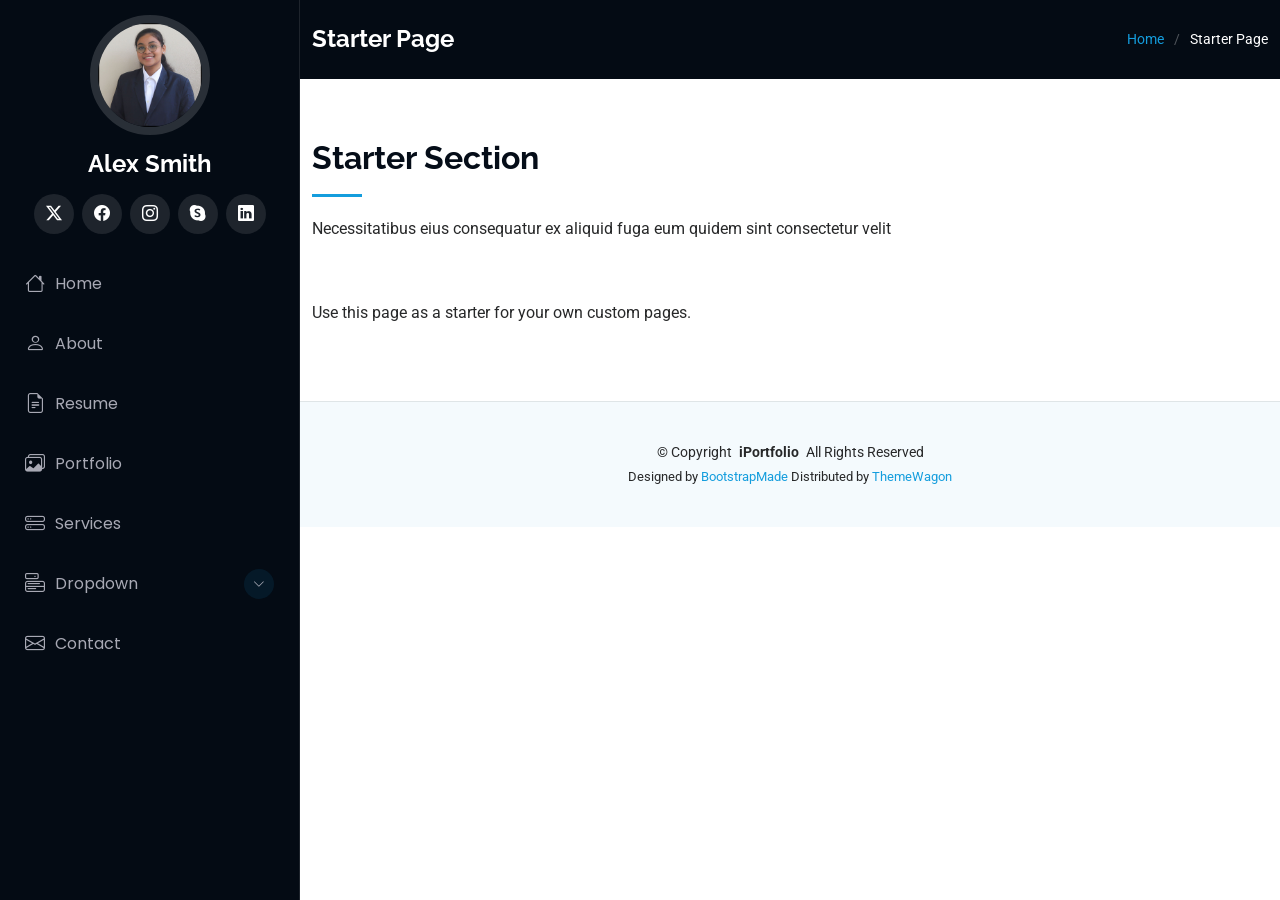
<file: starter-page.html>
<!DOCTYPE html>
<html lang="en">

<head>
  <meta charset="utf-8">
  <meta content="width=device-width, initial-scale=1.0" name="viewport">
  <title>Starter Page - iPortfolio Bootstrap Template</title>
  <meta content="" name="description">
  <meta content="" name="keywords">

  <!-- Favicons -->
  <link href="assets/img/favicon.png" rel="icon">
  <link href="assets/img/apple-touch-icon.png" rel="apple-touch-icon">

  <!-- Fonts -->
  <link href="https://fonts.googleapis.com" rel="preconnect">
  <link href="https://fonts.gstatic.com" rel="preconnect" crossorigin>
  <link href="https://fonts.googleapis.com/css2?family=Roboto:ital,wght@0,100;0,300;0,400;0,500;0,700;0,900;1,100;1,300;1,400;1,500;1,700;1,900&family=Poppins:ital,wght@0,100;0,200;0,300;0,400;0,500;0,600;0,700;0,800;0,900;1,100;1,200;1,300;1,400;1,500;1,600;1,700;1,800;1,900&family=Raleway:ital,wght@0,100;0,200;0,300;0,400;0,500;0,600;0,700;0,800;0,900;1,100;1,200;1,300;1,400;1,500;1,600;1,700;1,800;1,900&display=swap" rel="stylesheet">

  <!-- Vendor CSS Files -->
  <link href="assets/vendor/bootstrap/css/bootstrap.min.css" rel="stylesheet">
  <link href="assets/vendor/bootstrap-icons/bootstrap-icons.css" rel="stylesheet">
  <link href="assets/vendor/aos/aos.css" rel="stylesheet">
  <link href="assets/vendor/glightbox/css/glightbox.min.css" rel="stylesheet">
  <link href="assets/vendor/swiper/swiper-bundle.min.css" rel="stylesheet">

  <!-- Main CSS File -->
  <link href="assets/css/main.css" rel="stylesheet">

  <!-- =======================================================
  * Template Name: iPortfolio
  * Template URL: https://bootstrapmade.com/iportfolio-bootstrap-portfolio-websites-template/
  * Updated: Jun 29 2024 with Bootstrap v5.3.3
  * Author: BootstrapMade.com
  * License: https://bootstrapmade.com/license/
  ======================================================== -->
</head>

<body class="starter-page-page">

  <header id="header" class="header dark-background d-flex flex-column">
    <i class="header-toggle d-xl-none bi bi-list"></i>

    <div class="profile-img">
      <img src="assets/img/my-profile-img.jpg" alt="" class="img-fluid rounded-circle">
    </div>

    <a href="index.html" class="logo d-flex align-items-center justify-content-center">
      <!-- Uncomment the line below if you also wish to use an image logo -->
      <!-- <img src="assets/img/logo.png" alt=""> -->
      <h1 class="sitename">Alex Smith</h1>
    </a>

    <div class="social-links text-center">
      <a href="#" class="twitter"><i class="bi bi-twitter-x"></i></a>
      <a href="#" class="facebook"><i class="bi bi-facebook"></i></a>
      <a href="#" class="instagram"><i class="bi bi-instagram"></i></a>
      <a href="#" class="google-plus"><i class="bi bi-skype"></i></a>
      <a href="#" class="linkedin"><i class="bi bi-linkedin"></i></a>
    </div>

    <nav id="navmenu" class="navmenu">
      <ul>
        <li><a href="#hero"><i class="bi bi-house navicon"></i>Home</a></li>
        <li><a href="#about"><i class="bi bi-person navicon"></i> About</a></li>
        <li><a href="#resume"><i class="bi bi-file-earmark-text navicon"></i> Resume</a></li>
        <li><a href="#portfolio"><i class="bi bi-images navicon"></i> Portfolio</a></li>
        <li><a href="#services"><i class="bi bi-hdd-stack navicon"></i> Services</a></li>
        <li class="dropdown"><a href="#"><i class="bi bi-menu-button navicon"></i> <span>Dropdown</span> <i class="bi bi-chevron-down toggle-dropdown"></i></a>
          <ul>
            <li><a href="#">Dropdown 1</a></li>
            <li class="dropdown"><a href="#"><span>Deep Dropdown</span> <i class="bi bi-chevron-down toggle-dropdown"></i></a>
              <ul>
                <li><a href="#">Deep Dropdown 1</a></li>
                <li><a href="#">Deep Dropdown 2</a></li>
                <li><a href="#">Deep Dropdown 3</a></li>
                <li><a href="#">Deep Dropdown 4</a></li>
                <li><a href="#">Deep Dropdown 5</a></li>
              </ul>
            </li>
            <li><a href="#">Dropdown 2</a></li>
            <li><a href="#">Dropdown 3</a></li>
            <li><a href="#">Dropdown 4</a></li>
          </ul>
        </li>
        <li><a href="#contact"><i class="bi bi-envelope navicon"></i> Contact</a></li>
      </ul>
    </nav>

  </header>

  <main class="main">

    <!-- Page Title -->
    <div class="page-title dark-background">
      <div class="container d-lg-flex justify-content-between align-items-center">
        <h1 class="mb-2 mb-lg-0">Starter Page</h1>
        <nav class="breadcrumbs">
          <ol>
            <li><a href="index.html">Home</a></li>
            <li class="current">Starter Page</li>
          </ol>
        </nav>
      </div>
    </div><!-- End Page Title -->

    <!-- Starter Section Section -->
    <section id="starter-section" class="starter-section section">

      <!-- Section Title -->
      <div class="container section-title" data-aos="fade-up">
        <h2>Starter Section</h2>
        <p>Necessitatibus eius consequatur ex aliquid fuga eum quidem sint consectetur velit</p>
      </div><!-- End Section Title -->

      <div class="container" data-aos="fade-up">
        <p>Use this page as a starter for your own custom pages.</p>
      </div>

    </section><!-- /Starter Section Section -->

  </main>

  <footer id="footer" class="footer position-relative light-background">

    <div class="container">
      <div class="copyright text-center ">
        <p>© <span>Copyright</span> <strong class="px-1 sitename">iPortfolio</strong> <span>All Rights Reserved</span></p>
      </div>
      <div class="credits">
        <!-- All the links in the footer should remain intact. -->
        <!-- You can delete the links only if you've purchased the pro version. -->
        <!-- Licensing information: https://bootstrapmade.com/license/ -->
        <!-- Purchase the pro version with working PHP/AJAX contact form: [buy-url] -->
        Designed by <a href="https://bootstrapmade.com/">BootstrapMade</a> Distributed by <a href="https://themewagon.com">ThemeWagon</a>
      </div>
    </div>

  </footer>

  <!-- Scroll Top -->
  <a href="#" id="scroll-top" class="scroll-top d-flex align-items-center justify-content-center"><i class="bi bi-arrow-up-short"></i></a>

  <!-- Preloader -->
  <div id="preloader"></div>

  <!-- Vendor JS Files -->
  <script src="assets/vendor/bootstrap/js/bootstrap.bundle.min.js"></script>
  <script src="assets/vendor/php-email-form/validate.js"></script>
  <script src="assets/vendor/aos/aos.js"></script>
  <script src="assets/vendor/typed.js/typed.umd.js"></script>
  <script src="assets/vendor/purecounter/purecounter_vanilla.js"></script>
  <script src="assets/vendor/waypoints/noframework.waypoints.js"></script>
  <script src="assets/vendor/glightbox/js/glightbox.min.js"></script>
  <script src="assets/vendor/imagesloaded/imagesloaded.pkgd.min.js"></script>
  <script src="assets/vendor/isotope-layout/isotope.pkgd.min.js"></script>
  <script src="assets/vendor/swiper/swiper-bundle.min.js"></script>

  <!-- Main JS File -->
  <script src="assets/js/main.js"></script>

</body>

</html>
</file>
<file: assets/css/main.css>
/**
* Template Name: iPortfolio
* Template URL: https://bootstrapmade.com/iportfolio-bootstrap-portfolio-websites-template/
* Updated: Jun 29 2024 with Bootstrap v5.3.3
* Author: BootstrapMade.com
* License: https://bootstrapmade.com/license/
*/

/*--------------------------------------------------------------
# Font & Color Variables
# Help: https://bootstrapmade.com/color-system/
--------------------------------------------------------------*/
/* Fonts */
:root {
  --default-font: "Roboto",  system-ui, -apple-system, "Segoe UI", Roboto, "Helvetica Neue", Arial, "Noto Sans", "Liberation Sans", sans-serif, "Apple Color Emoji", "Segoe UI Emoji", "Segoe UI Symbol", "Noto Color Emoji";
  --heading-font: "Raleway",  sans-serif;
  --nav-font: "Poppins",  sans-serif;
}

/* Global Colors - The following color variables are used throughout the website. Updating them here will change the color scheme of the entire website */
:root { 
  --background-color: #ffffff; /* Background color for the entire website, including individual sections */
  --default-color: #272829; /* Default color used for the majority of the text content across the entire website */
  --heading-color: #050d18; /* Color for headings, subheadings and title throughout the website */
  --accent-color: #149ddd; /* Accent color that represents your brand on the website. It's used for buttons, links, and other elements that need to stand out */
  --surface-color: #ffffff; /* The surface color is used as a background of boxed elements within sections, such as cards, icon boxes, or other elements that require a visual separation from the global background. */
  --contrast-color: #ffffff; /* Contrast color for text, ensuring readability against backgrounds of accent, heading, or default colors. */
}

/* Nav Menu Colors - The following color variables are used specifically for the navigation menu. They are separate from the global colors to allow for more customization options */
:root {
  --nav-color: #a8a9b4;  /* The default color of the main navmenu links */
  --nav-hover-color: #ffffff; /* Applied to main navmenu links when they are hovered over or active */
  --nav-mobile-background-color: #040b14; /* Used as the background color for mobile navigation menu */
  --nav-dropdown-background-color: #040b14; /* Used as the background color for dropdown items that appear when hovering over primary navigation items */
  --nav-dropdown-color: #a8a9b4; /* Used for navigation links of the dropdown items in the navigation menu. */
  --nav-dropdown-hover-color: #ffffff; /* Similar to --nav-hover-color, this color is applied to dropdown navigation links when they are hovered over. */
}

/* Color Presets - These classes override global colors when applied to any section or element, providing reuse of the sam color scheme. */

.light-background {
  --background-color: #f4fafd;
  --surface-color: #ffffff;
}

.dark-background {
  --background-color: #040b14;
  --default-color: #ffffff;
  --heading-color: #ffffff;
  --surface-color: #151f2b;
  --contrast-color: #ffffff;
}

/* Smooth scroll */
:root {
  scroll-behavior: smooth;
}

/*--------------------------------------------------------------
# General Styling & Shared Classes
--------------------------------------------------------------*/
body {
  color: var(--default-color);
  background-color: var(--background-color);
  font-family: var(--default-font);
}

a {
  color: var(--accent-color);
  text-decoration: none;
  transition: 0.3s;
}

a:hover {
  color: color-mix(in srgb, var(--accent-color), transparent 25%);
  text-decoration: none;
}

h1,
h2,
h3,
h4,
h5,
h6 {
  color: var(--heading-color);
  font-family: var(--heading-font);
}

/* PHP Email Form Messages
------------------------------*/
.php-email-form .error-message {
  display: none;
  background: #df1529;
  color: #ffffff;
  text-align: left;
  padding: 15px;
  margin-bottom: 24px;
  font-weight: 600;
}

.php-email-form .sent-message {
  display: none;
  color: #ffffff;
  background: #059652;
  text-align: center;
  padding: 15px;
  margin-bottom: 24px;
  font-weight: 600;
}

.php-email-form .loading {
  display: none;
  background: var(--surface-color);
  text-align: center;
  padding: 15px;
  margin-bottom: 24px;
}

.php-email-form .loading:before {
  content: "";
  display: inline-block;
  border-radius: 50%;
  width: 24px;
  height: 24px;
  margin: 0 10px -6px 0;
  border: 3px solid var(--accent-color);
  border-top-color: var(--surface-color);
  animation: php-email-form-loading 1s linear infinite;
}

@keyframes php-email-form-loading {
  0% {
    transform: rotate(0deg);
  }

  100% {
    transform: rotate(360deg);
  }
}

/*--------------------------------------------------------------
# Global Header
--------------------------------------------------------------*/
.header {
  color: var(--default-color);
  background-color: var(--background-color);
  position: fixed;
  top: 0;
  left: 0;
  bottom: 0;
  padding: 0 15px;
  width: 300px;
  transition: all ease-in-out 0.3s;
  overflow-y: auto;
  z-index: 997;
  border-right: 1px solid color-mix(in srgb, var(--default-color), transparent 90%);
}

.header .profile-img img {
  margin: 15px auto;
  display: block;
  width: 120px;
  border: 8px solid color-mix(in srgb, var(--default-color), transparent 85%);
}

.header .logo {
  line-height: 1;
  margin-bottom: 15px;
}

.header .logo img {
  max-height: 32px;
  margin-right: 8px;
}

.header .logo h1 {
  font-size: 24px;
  margin: 0;
  font-weight: 700;
  color: var(--heading-color);
}

.header .social-links {
  margin: 0 0 20px 0;
}

.header .social-links a {
  font-size: 16px;
  display: inline-flex;
  align-items: center;
  justify-content: center;
  background: color-mix(in srgb, var(--default-color), transparent 90%);
  color: var(--default-color);
  margin: 0 2px;
  border-radius: 50%;
  text-align: center;
  width: 40px;
  height: 40px;
  transition: 0.3s;
}

.header .social-links a:hover {
  color: var(--contrast-color);
  background: var(--accent-color);
}

@media (min-width: 1200px) {

  .header~main,
  .header~#footer {
    margin-left: 300px;
  }
}

@media (max-width: 1199px) {
  .header {
    left: -100%;
  }
}

.header.header-show {
  left: 0;
}

.header .header-toggle {
  color: var(--contrast-color);
  background-color: var(--accent-color);
  font-size: 22px;
  display: flex;
  align-items: center;
  justify-content: center;
  width: 40px;
  height: 40px;
  border-radius: 50%;
  cursor: pointer;
  position: fixed;
  top: 15px;
  right: 15px;
  z-index: 9999;
  transition: background-color 0.3s;
}

.header .header-toggle:hover {
  color: var(--contrast-color);
  background-color: color-mix(in srgb, var(--accent-color) 90%, white 15%);
}

/*--------------------------------------------------------------
# Navigation Menu
--------------------------------------------------------------*/
.mobile-nav-toggle {
  display: none;
}

.navmenu {
  padding: 0;
  z-index: 9997;
}

.navmenu ul {
  list-style: none;
  padding: 0 0 20px 0;
  margin: 0;
}

.navmenu a,
.navmenu a:focus {
  color: var(--nav-color);
  padding: 15px 10px;
  font-family: var(--nav-font);
  font-size: 16px;
  font-weight: 400;
  display: flex;
  align-items: center;
  white-space: nowrap;
  transition: 0.3s;
  width: 100%;
}

.navmenu a .navicon,
.navmenu a:focus .navicon {
  font-size: 20px;
  margin-right: 10px;
}

.navmenu a .toggle-dropdown,
.navmenu a:focus .toggle-dropdown {
  font-size: 12px;
  line-height: 0;
  margin-left: auto;
  width: 30px;
  height: 30px;
  display: flex;
  align-items: center;
  justify-content: center;
  border-radius: 50%;
  transition: 0.3s;
  flex-shrink: 0;
  background-color: color-mix(in srgb, var(--accent-color), transparent 90%);
}

.navmenu a .toggle-dropdown:hover,
.navmenu a:focus .toggle-dropdown:hover {
  background-color: var(--accent-color);
  color: var(--contrast-color);
}

.navmenu a:hover,
.navmenu .active,
.navmenu .active:focus {
  color: var(--nav-hover-color);
}

.navmenu a:hover .navicon,
.navmenu .active .navicon,
.navmenu .active:focus .navicon {
  color: var(--accent-color);
}

.navmenu .active .toggle-dropdown,
.navmenu .active:focus .toggle-dropdown {
  background-color: var(--accent-color);
  color: var(--contrast-color);
  transform: rotate(180deg);
}

.navmenu .dropdown {
  display: block;
}

.navmenu .dropdown a,
.navmenu .dropdown a:focus {
  color: --nav-dropdown-color;
}

.navmenu .dropdown a:hover,
.navmenu .dropdown .active,
.navmenu .dropdown .active:focus {
  color: var(--nav-dropdown-hover-color);
}

.navmenu .dropdown ul {
  position: static;
  display: none;
  z-index: 99;
  padding: 5px 10px;
  margin: 5px 10px;
  background-color: var(--nav-dropdown-background-color);
  border: 1px solid color-mix(in srgb, var(--default-color), transparent 90%);
  box-shadow: none;
  transition: all 0.5s ease-in-out;
}

.navmenu .dropdown ul ul {
  background-color: rgba(33, 37, 41, 0.1);
}

.navmenu .dropdown>.dropdown-active {
  display: block;
  background-color: rgba(33, 37, 41, 0.03);
}

/*--------------------------------------------------------------
# Global Footer
--------------------------------------------------------------*/
.footer {
  color: var(--default-color);
  background-color: var(--background-color);
  font-size: 14px;
  padding: 40px 0;
  position: relative;
  border-top: 1px solid color-mix(in srgb, var(--default-color), transparent 90%);
}

.footer .copyright p {
  margin-bottom: 0;
}

.footer .credits {
  margin-top: 4px;
  font-size: 13px;
  text-align: center;
}

/*--------------------------------------------------------------
# Preloader
--------------------------------------------------------------*/
#preloader {
  position: fixed;
  inset: 0;
  z-index: 999999;
  overflow: hidden;
  background: var(--background-color);
  transition: all 0.6s ease-out;
}

#preloader:before {
  content: "";
  position: fixed;
  top: calc(50% - 30px);
  left: calc(50% - 30px);
  border: 6px solid #ffffff;
  border-color: var(--accent-color) transparent var(--accent-color) transparent;
  border-radius: 50%;
  width: 60px;
  height: 60px;
  animation: animate-preloader 1.5s linear infinite;
}

@keyframes animate-preloader {
  0% {
    transform: rotate(0deg);
  }

  100% {
    transform: rotate(360deg);
  }
}

/*--------------------------------------------------------------
# Scroll Top Button
--------------------------------------------------------------*/
.scroll-top {
  position: fixed;
  visibility: hidden;
  opacity: 0;
  right: 15px;
  bottom: -15px;
  z-index: 99999;
  background-color: var(--accent-color);
  width: 44px;
  height: 44px;
  border-radius: 50px;
  transition: all 0.4s;
}

.scroll-top i {
  font-size: 24px;
  color: var(--contrast-color);
  line-height: 0;
}

.scroll-top:hover {
  background-color: color-mix(in srgb, var(--accent-color), transparent 20%);
  color: var(--contrast-color);
}

.scroll-top.active {
  visibility: visible;
  opacity: 1;
  bottom: 15px;
}

/*--------------------------------------------------------------
# Disable aos animation delay on mobile devices
--------------------------------------------------------------*/
@media screen and (max-width: 768px) {
  [data-aos-delay] {
    transition-delay: 0 !important;
  }
}

/*--------------------------------------------------------------
# Global Page Titles & Breadcrumbs
--------------------------------------------------------------*/
.page-title {
  color: var(--default-color);
  background-color: var(--background-color);
  padding: 25px 0;
  position: relative;
}

.page-title h1 {
  font-size: 24px;
  font-weight: 700;
}

.page-title .breadcrumbs ol {
  display: flex;
  flex-wrap: wrap;
  list-style: none;
  padding: 0;
  margin: 0;
  font-size: 14px;
  font-weight: 400;
}

.page-title .breadcrumbs ol li+li {
  padding-left: 10px;
}

.page-title .breadcrumbs ol li+li::before {
  content: "/";
  display: inline-block;
  padding-right: 10px;
  color: color-mix(in srgb, var(--default-color), transparent 70%);
}

/*--------------------------------------------------------------
# Global Sections
--------------------------------------------------------------*/
section,
.section {
  color: var(--default-color);
  background-color: var(--background-color);
  padding: 60px 0;
  overflow: clip;
}

/*--------------------------------------------------------------
# Global Section Titles
--------------------------------------------------------------*/
.section-title {
  padding-bottom: 60px;
  position: relative;
}

.section-title h2 {
  font-size: 32px;
  font-weight: 700;
  margin-bottom: 20px;
  padding-bottom: 20px;
  position: relative;
}

.section-title h2:after {
  content: "";
  position: absolute;
  display: block;
  width: 50px;
  height: 3px;
  background: var(--accent-color);
  left: 0;
  bottom: 0;
}

.section-title p {
  margin-bottom: 0;
}

/*--------------------------------------------------------------
# Hero Section
--------------------------------------------------------------*/
.hero {
  width: 100%;
  min-height: 100vh;
  position: relative;
  padding: 80px 0;
  display: flex;
  align-items: center;
  justify-content: center;
}

.hero img {
  width: 100%;
  height: auto;
  object-fit: cover;
  object-position: center;
  position: absolute;
  inset: 0;
  display: block;
  z-index: 1;
}

.hero:before {
  content: "";
  background: color-mix(in srgb, var(--background-color), transparent 70%);
  position: absolute;
  inset: 0;
  z-index: 2;
}

.hero .container {
  position: relative;
  position: absolute;
  z-index: 3;
}

.hero h2 {
  margin: 0;
  font-size: 64px;
  font-weight: 700;
}

.hero p {
  margin: 5px 0 0 0;
  font-size: 26px;
}

.hero p span {
  letter-spacing: 1px;
  border-bottom: 2px solid var(--accent-color);
}

.hero .social-links {
  margin-top: 25px;
}

.hero .social-links a {
  font-size: 24px;
  display: inline-block;
  color: color-mix(in srgb, var(--default-color), transparent 50%);
  line-height: 1;
  margin-right: 20px;
  transition: 0.3s;
}

.hero .social-links a:hover {
  color: var(--accent-color);
}

@media (max-width: 768px) {
  .hero h2 {
    font-size: 32px;
  }

  .hero p {
    font-size: 20px;
  }
}

/*--------------------------------------------------------------
# About Section
--------------------------------------------------------------*/
.about .content h2 {
  font-weight: 700;
  font-size: 24px;
}

.about .content ul {
  list-style: none;
  padding: 0;
}

.about .content ul li {
  margin-bottom: 20px;
  display: flex;
  align-items: center;
}

.about .content ul strong {
  margin-right: 10px;
}

.about .content ul i {
  font-size: 16px;
  margin-right: 5px;
  color: var(--accent-color);
  line-height: 0;
}

/*--------------------------------------------------------------
# Stats Section
--------------------------------------------------------------*/
.stats .stats-item {
  padding: 30px;
  width: 100%;
}

.stats .stats-item i {
  color: var(--accent-color);
  display: block;
  font-size: 44px;
  float: left;
  line-height: 0;
}

.stats .stats-item .purecounter {
  color: var(--heading-color);
  font-size: 48px;
  line-height: 40px;
  display: block;
  font-weight: 700;
  margin-left: 60px;
}

.stats .stats-item p {
  color: color-mix(in srgb, var(--default-color), transparent 40%);
  padding: 15px 0 0 0;
  margin: 0 0 0 60px;
  font-family: var(--heading-font);
  font-size: 14px;
}

/*--------------------------------------------------------------
# Skills Section
--------------------------------------------------------------*/
.skills .progress {
  height: 60px;
  display: block;
  background: none;
  border-radius: 0;
}

.skills .progress .skill {
  color: var(--heading-color);
  padding: 0;
  margin: 0 0 6px 0;
  text-transform: uppercase;
  display: block;
  font-weight: 600;
  font-family: var(--heading-font);
}

.skills .progress .skill .val {
  float: right;
  font-style: normal;
}

.skills .progress-bar-wrap {
  background: color-mix(in srgb, var(--default-color), transparent 90%);
  height: 10px;
}

.skills .progress-bar {
  width: 1px;
  height: 10px;
  transition: 0.9s;
  background-color: var(--accent-color);
}

/*--------------------------------------------------------------
# Resume Section
--------------------------------------------------------------*/
.resume .resume-title {
  color: var(--heading-color);
  font-size: 26px;
  font-weight: 700;
  margin-top: 20px;
  margin-bottom: 20px;
}

.resume .resume-item {
  padding: 0 0 20px 20px;
  margin-top: -2px;
  border-left: 2px solid var(--accent-color);
  position: relative;
}

.resume .resume-item h4 {
  line-height: 18px;
  font-size: 18px;
  font-weight: 600;
  text-transform: uppercase;
  color: color-mix(in srgb, var(--default-color), transparent 20%);
  margin-bottom: 10px;
}

.resume .resume-item h5 {
  font-size: 16px;
  padding: 5px 15px;
  display: inline-block;
  font-weight: 600;
  margin-bottom: 10px;
}

.resume .resume-item ul {
  padding-left: 20px;
}

.resume .resume-item ul li {
  padding-bottom: 10px;
}

.resume .resume-item:last-child {
  padding-bottom: 0;
}

.resume .resume-item::before {
  content: "";
  position: absolute;
  width: 16px;
  height: 16px;
  border-radius: 50px;
  left: -9px;
  top: 0;
  background: var(--background-color);
  border: 2px solid var(--accent-color);
}

/*--------------------------------------------------------------
# Portfolio Section
--------------------------------------------------------------*/
.portfolio .portfolio-filters {
  padding: 0;
  margin: 0 auto 20px auto;
  list-style: none;
  text-align: center;
}

.portfolio .portfolio-filters li {
  cursor: pointer;
  display: inline-block;
  padding: 0;
  font-size: 14px;
  font-weight: 400;
  margin: 0 10px;
  line-height: 1;
  text-transform: uppercase;
  margin-bottom: 10px;
  transition: all 0.3s ease-in-out;
}

.portfolio .portfolio-filters li:hover,
.portfolio .portfolio-filters li.filter-active {
  color: var(--accent-color);
}

.portfolio .portfolio-filters li:first-child {
  margin-left: 0;
}

.portfolio .portfolio-filters li:last-child {
  margin-right: 0;
}

@media (max-width: 575px) {
  .portfolio .portfolio-filters li {
    font-size: 14px;
    margin: 0 5px;
  }
}

.portfolio .portfolio-content {
  position: relative;
  overflow: hidden;
}

.portfolio .portfolio-content img {
  transition: 0.3s;
}

.portfolio .portfolio-content .portfolio-info {
  opacity: 0;
  position: absolute;
  inset: 0;
  z-index: 3;
  transition: all ease-in-out 0.3s;
  background: rgba(0, 0, 0, 0.6);
  padding: 15px;
}

.portfolio .portfolio-content .portfolio-info h4 {
  font-size: 14px;
  padding: 5px 10px;
  font-weight: 400;
  color: #ffffff;
  display: inline-block;
  background-color: var(--accent-color);
}

.portfolio .portfolio-content .portfolio-info p {
  position: absolute;
  bottom: 10px;
  text-align: center;
  display: inline-block;
  left: 0;
  right: 0;
  font-size: 16px;
  font-weight: 600;
  color: rgba(255, 255, 255, 0.8);
}

.portfolio .portfolio-content .portfolio-info .preview-link,
.portfolio .portfolio-content .portfolio-info .details-link {
  position: absolute;
  left: calc(50% - 40px);
  font-size: 26px;
  top: calc(50% - 14px);
  color: #fff;
  transition: 0.3s;
  line-height: 1.2;
}

.portfolio .portfolio-content .portfolio-info .preview-link:hover,
.portfolio .portfolio-content .portfolio-info .details-link:hover {
  color: var(--accent-color);
}

.portfolio .portfolio-content .portfolio-info .details-link {
  left: 50%;
  font-size: 34px;
  line-height: 0;
}

.portfolio .portfolio-content:hover .portfolio-info {
  opacity: 1;
}

.portfolio .portfolio-content:hover img {
  transform: scale(1.1);
}

/*--------------------------------------------------------------
# Services Section
--------------------------------------------------------------*/
.services .service-item {
  position: relative;
}

.services .service-item .icon {
  background: var(--accent-color);
  display: flex;
  align-items: center;
  justify-content: center;
  width: 54px;
  height: 54px;
  border-radius: 50%;
  transition: 0.5s;
  border: 1px solid var(--accent-color);
  margin-right: 20px;
}

.services .service-item .icon i {
  color: var(--contrast-color);
  font-size: 24px;
  line-height: 0;
}

.services .service-item:hover .icon {
  background: var(--surface-color);
}

.services .service-item:hover .icon i {
  color: var(--accent-color);
}

.services .service-item .title {
  font-weight: 700;
  margin-bottom: 15px;
  font-size: 18px;
}

.services .service-item .title a {
  color: var(--heading-color);
}

.services .service-item .title a:hover {
  color: var(--accent-color);
}

.services .service-item .description {
  line-height: 24px;
  font-size: 14px;
}

/*--------------------------------------------------------------
# Testimonials Section
--------------------------------------------------------------*/
.testimonials .testimonials-carousel,
.testimonials .testimonials-slider {
  overflow: hidden;
}

.testimonials .testimonial-item {
  box-sizing: content-box;
  text-align: center;
  min-height: 320px;
}

.testimonials .testimonial-item .testimonial-img {
  width: 90px;
  border-radius: 50%;
  margin: 0 auto;
}

.testimonials .testimonial-item h3 {
  font-size: 18px;
  font-weight: bold;
  margin: 10px 0 5px 0;
}

.testimonials .testimonial-item h4 {
  font-size: 14px;
  color: color-mix(in srgb, var(--default-color), transparent 20%);
  margin: 0;
}

.testimonials .testimonial-item .quote-icon-left,
.testimonials .testimonial-item .quote-icon-right {
  color: color-mix(in srgb, var(--accent-color), transparent 40%);
  font-size: 26px;
  line-height: 0;
}

.testimonials .testimonial-item .quote-icon-left {
  display: inline-block;
  left: -5px;
  position: relative;
}

.testimonials .testimonial-item .quote-icon-right {
  display: inline-block;
  right: -5px;
  position: relative;
  top: 10px;
  transform: scale(-1, -1);
}

.testimonials .testimonial-item p {
  font-style: italic;
  margin: 0 15px 15px 15px;
  padding: 20px;
  background-color: var(--surface-color);
  position: relative;
  margin-bottom: 35px;
  border-radius: 6px;
  box-shadow: 0px 2px 15px rgba(0, 0, 0, 0.1);
}

.testimonials .testimonial-item p::after {
  content: "";
  width: 0;
  height: 0;
  border-top: 20px solid var(--surface-color);
  border-right: 20px solid transparent;
  border-left: 20px solid transparent;
  position: absolute;
  bottom: -20px;
  left: calc(50% - 20px);
}

.testimonials .swiper-wrapper {
  height: auto;
}

.testimonials .swiper-pagination {
  margin-top: 40px;
  position: relative;
}

.testimonials .swiper-pagination .swiper-pagination-bullet {
  width: 12px;
  height: 12px;
  background-color: var(--background-color);
  opacity: 1;
  border: 1px solid var(--accent-color);
}

.testimonials .swiper-pagination .swiper-pagination-bullet-active {
  background-color: var(--accent-color);
}

/*--------------------------------------------------------------
# Contact Section
--------------------------------------------------------------*/
.contact .info-wrap {
  background-color: var(--surface-color);
  box-shadow: 0px 0px 20px rgba(0, 0, 0, 0.1);
  padding: 30px;
}

@media (max-width: 575px) {
  .contact .info-wrap {
    padding: 20px;
  }
}

.contact .info-item {
  margin-bottom: 40px;
}

.contact .info-item i {
  font-size: 20px;
  color: var(--accent-color);
  background: color-mix(in srgb, var(--accent-color), transparent 92%);
  width: 44px;
  height: 44px;
  display: flex;
  justify-content: center;
  align-items: center;
  border-radius: 50px;
  transition: all 0.3s ease-in-out;
  margin-right: 15px;
}

.contact .info-item h3 {
  padding: 0;
  font-size: 18px;
  font-weight: 700;
  margin-bottom: 5px;
}

.contact .info-item p {
  padding: 0;
  margin-bottom: 0;
  font-size: 14px;
}

.contact .info-item:hover i {
  background: var(--accent-color);
  color: var(--contrast-color);
}

.contact .php-email-form {
  background-color: var(--surface-color);
  height: 100%;
  padding: 30px;
  box-shadow: 0px 0px 20px rgba(0, 0, 0, 0.1);
}

@media (max-width: 575px) {
  .contact .php-email-form {
    padding: 20px;
  }
}

.contact .php-email-form input[type=text],
.contact .php-email-form input[type=email],
.contact .php-email-form textarea {
  font-size: 14px;
  padding: 10px 15px;
  box-shadow: none;
  border-radius: 0;
  color: var(--default-color);
  background-color: var(--surface-color);
  border-color: color-mix(in srgb, var(--default-color), transparent 80%);
}

.contact .php-email-form input[type=text]:focus,
.contact .php-email-form input[type=email]:focus,
.contact .php-email-form textarea:focus {
  border-color: var(--accent-color);
}

.contact .php-email-form input[type=text]::placeholder,
.contact .php-email-form input[type=email]::placeholder,
.contact .php-email-form textarea::placeholder {
  color: color-mix(in srgb, var(--default-color), transparent 70%);
}

.contact .php-email-form button[type=submit] {
  color: var(--contrast-color);
  background: var(--accent-color);
  border: 0;
  padding: 10px 30px;
  transition: 0.4s;
  border-radius: 50px;
}

.contact .php-email-form button[type=submit]:hover {
  background: color-mix(in srgb, var(--accent-color), transparent 25%);
}

/*--------------------------------------------------------------
# Portfolio Details Section
--------------------------------------------------------------*/
.portfolio-details .portfolio-details-slider img {
  width: 100%;
}

.portfolio-details .portfolio-details-slider .swiper-pagination {
  margin-top: 20px;
  position: relative;
}

.portfolio-details .portfolio-details-slider .swiper-pagination .swiper-pagination-bullet {
  width: 12px;
  height: 12px;
  background-color: color-mix(in srgb, var(--default-color), transparent 85%);
  opacity: 1;
}

.portfolio-details .portfolio-details-slider .swiper-pagination .swiper-pagination-bullet-active {
  background-color: var(--accent-color);
}

.portfolio-details .portfolio-info {
  padding: 30px;
  box-shadow: 0px 0 30px rgba(0, 0, 0, 0.1);
}

.portfolio-details .portfolio-info h3 {
  font-size: 22px;
  font-weight: 700;
  margin-bottom: 20px;
  padding-bottom: 20px;
  border-bottom: 1px solid color-mix(in srgb, var(--default-color), transparent 85%);
}

.portfolio-details .portfolio-info ul {
  list-style: none;
  padding: 0;
  font-size: 15px;
}

.portfolio-details .portfolio-info ul li+li {
  margin-top: 10px;
}

.portfolio-details .portfolio-description {
  padding-top: 30px;
}

.portfolio-details .portfolio-description h2 {
  font-size: 26px;
  font-weight: 700;
  margin-bottom: 20px;
}

.portfolio-details .portfolio-description p {
  padding: 0;
  color: color-mix(in srgb, var(--default-color), transparent 30%);
}

/*--------------------------------------------------------------
# Service Details Section
--------------------------------------------------------------*/
.service-details .services-list {
  padding: 10px 30px;
  border: 1px solid color-mix(in srgb, var(--default-color), transparent 90%);
  margin-bottom: 20px;
}

.service-details .services-list a {
  display: block;
  line-height: 1;
  padding: 8px 0 8px 15px;
  border-left: 3px solid color-mix(in srgb, var(--default-color), transparent 70%);
  margin: 20px 0;
  color: color-mix(in srgb, var(--default-color), transparent 20%);
  transition: 0.3s;
}

.service-details .services-list a.active {
  color: var(--heading-color);
  font-weight: 700;
  border-color: var(--accent-color);
}

.service-details .services-list a:hover {
  border-color: var(--accent-color);
}

.service-details .services-img {
  margin-bottom: 20px;
}

.service-details h3 {
  font-size: 26px;
  font-weight: 700;
}

.service-details h4 {
  font-size: 20px;
  font-weight: 700;
}

.service-details p {
  font-size: 15px;
}

.service-details ul {
  list-style: none;
  padding: 0;
  font-size: 15px;
}

.service-details ul li {
  padding: 5px 0;
  display: flex;
  align-items: center;
}

.service-details ul i {
  font-size: 20px;
  margin-right: 8px;
  color: var(--accent-color);
}

/*--------------------------------------------------------------
# Starter Section Section
--------------------------------------------------------------*/
.starter-section {
  /* Add your styles here */
}
</file>
